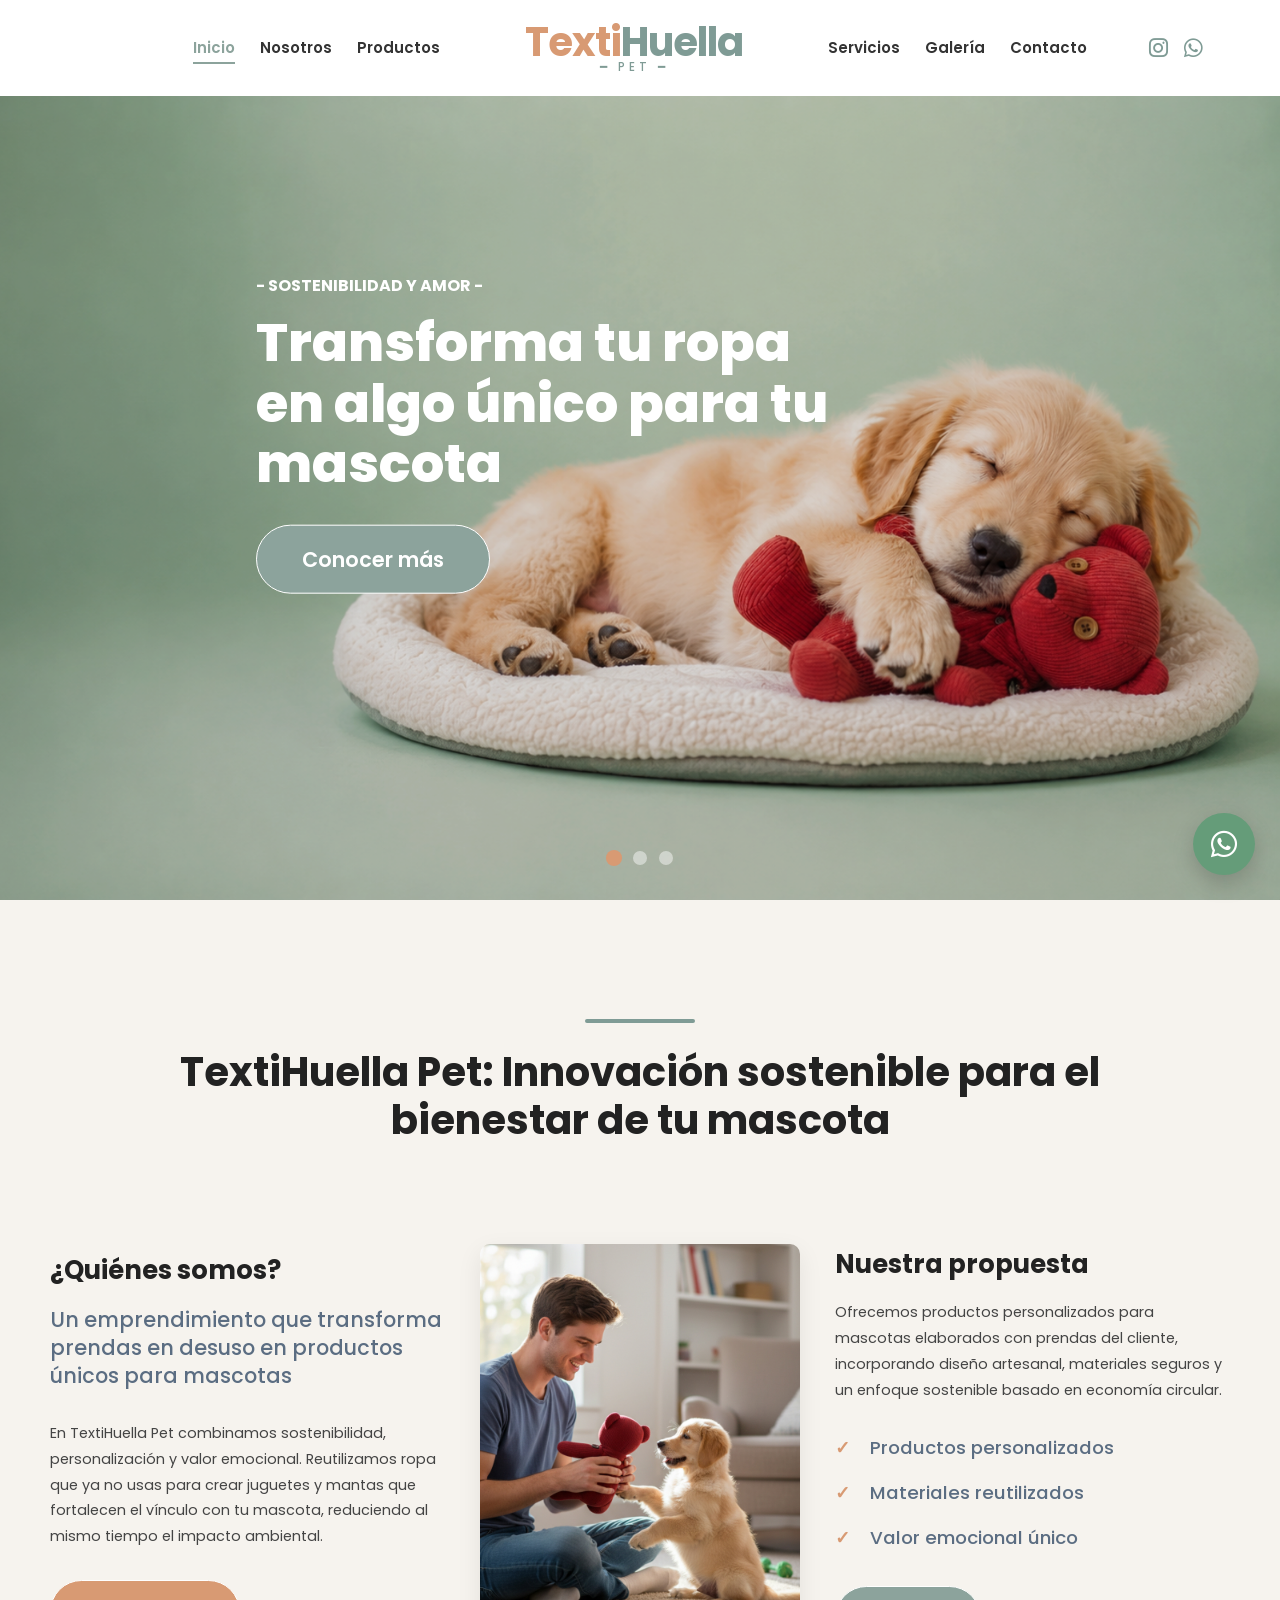
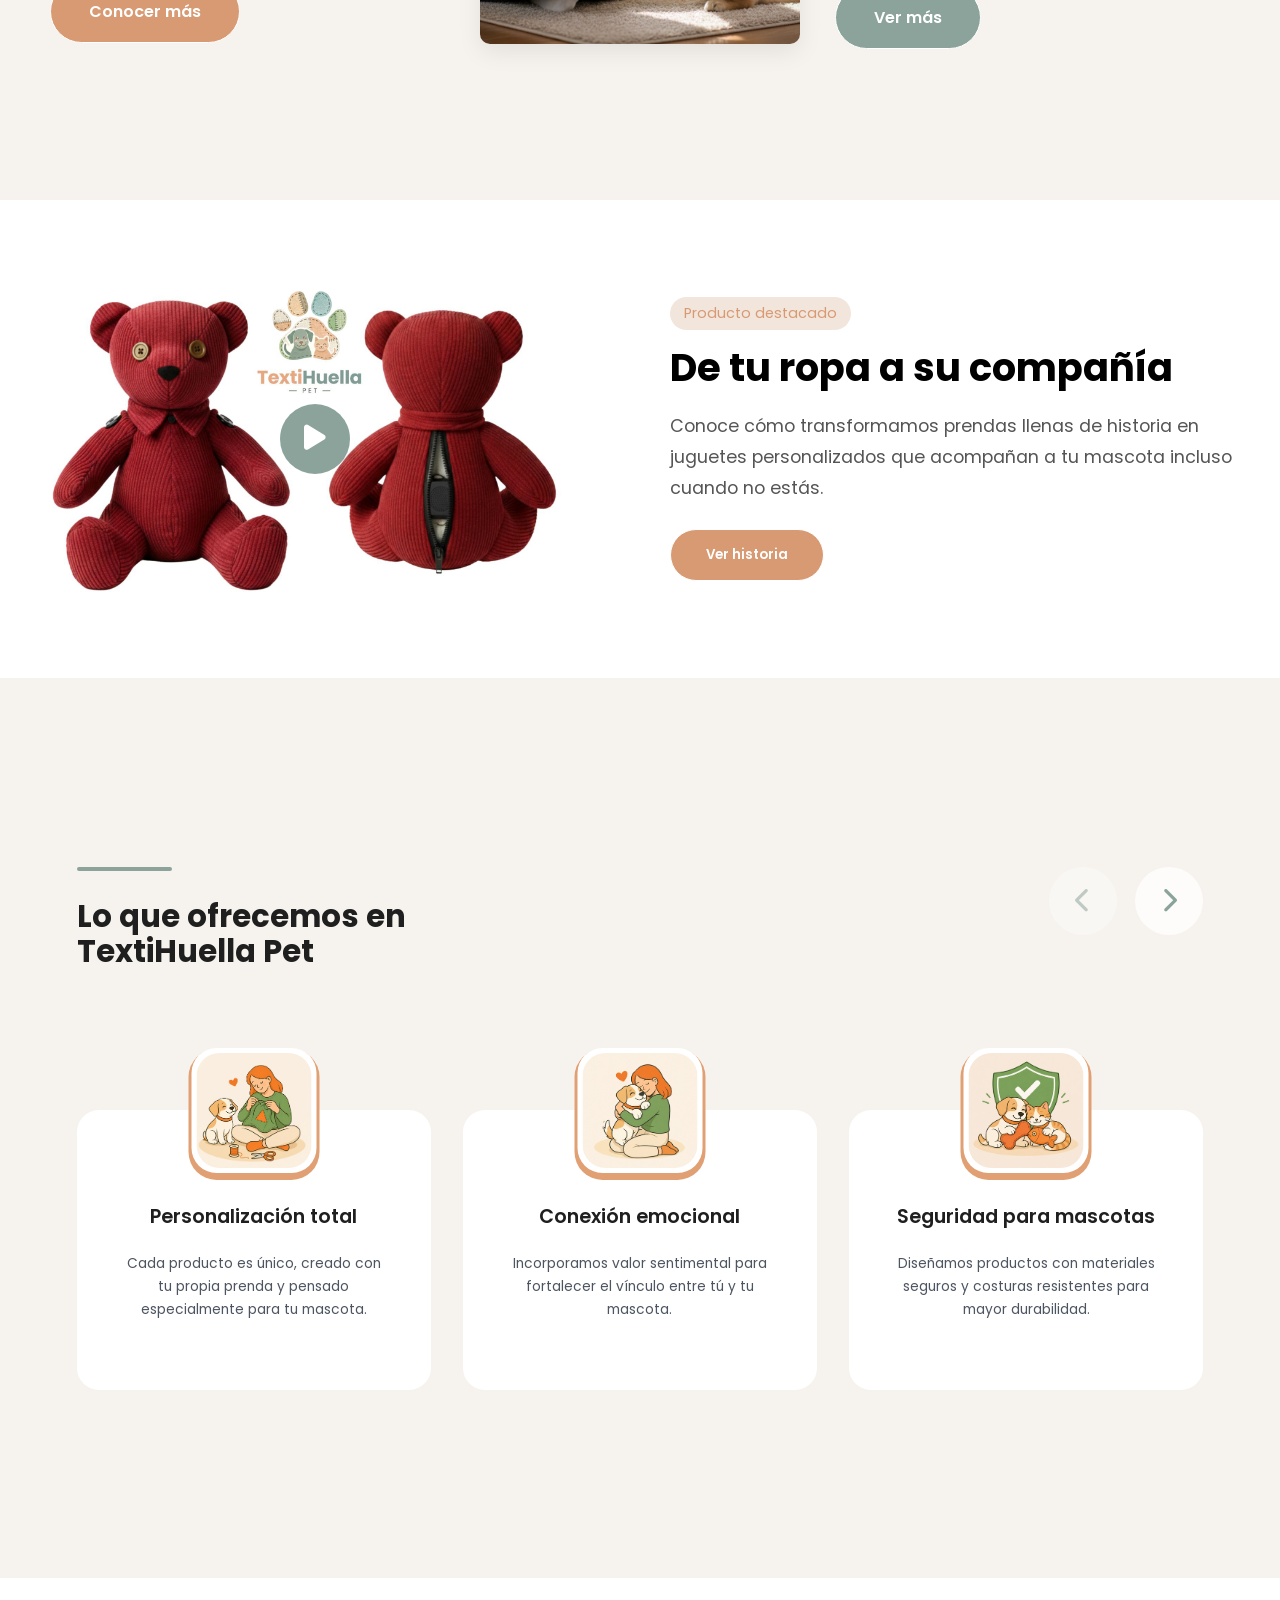
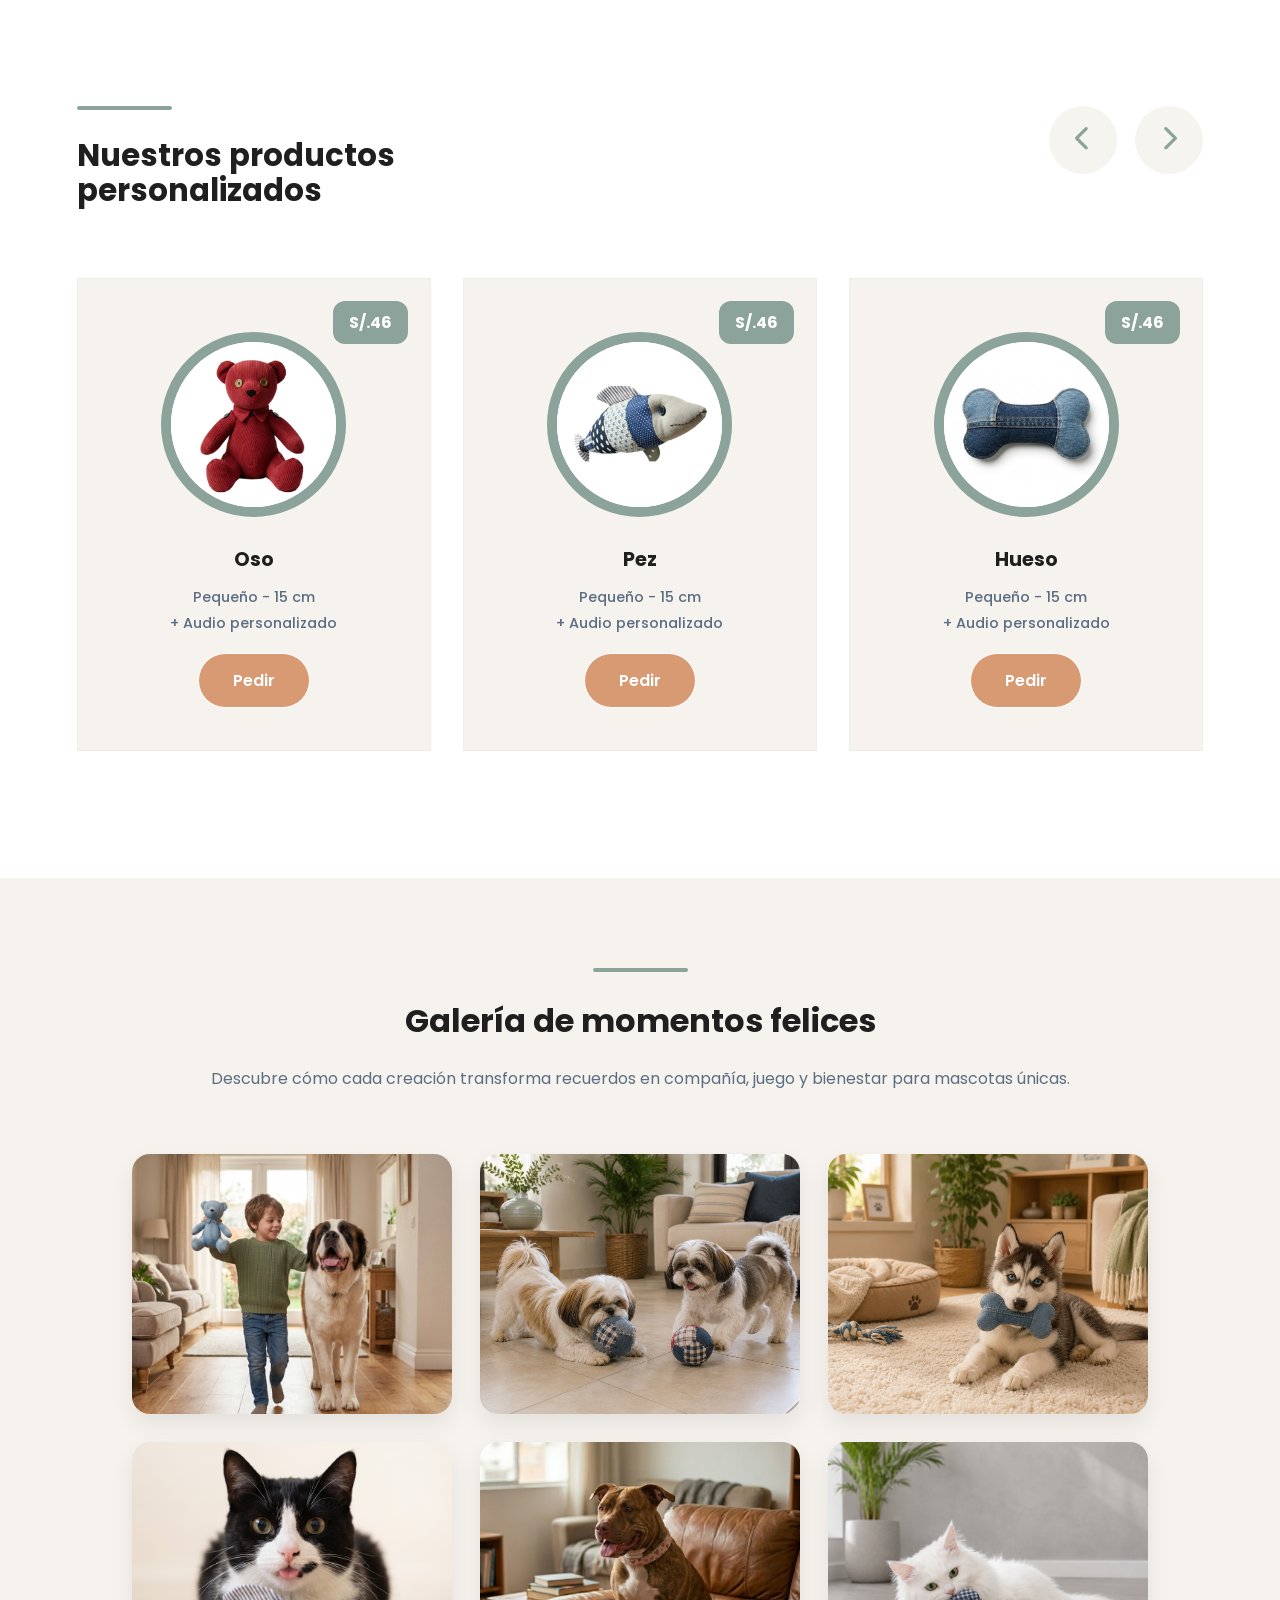
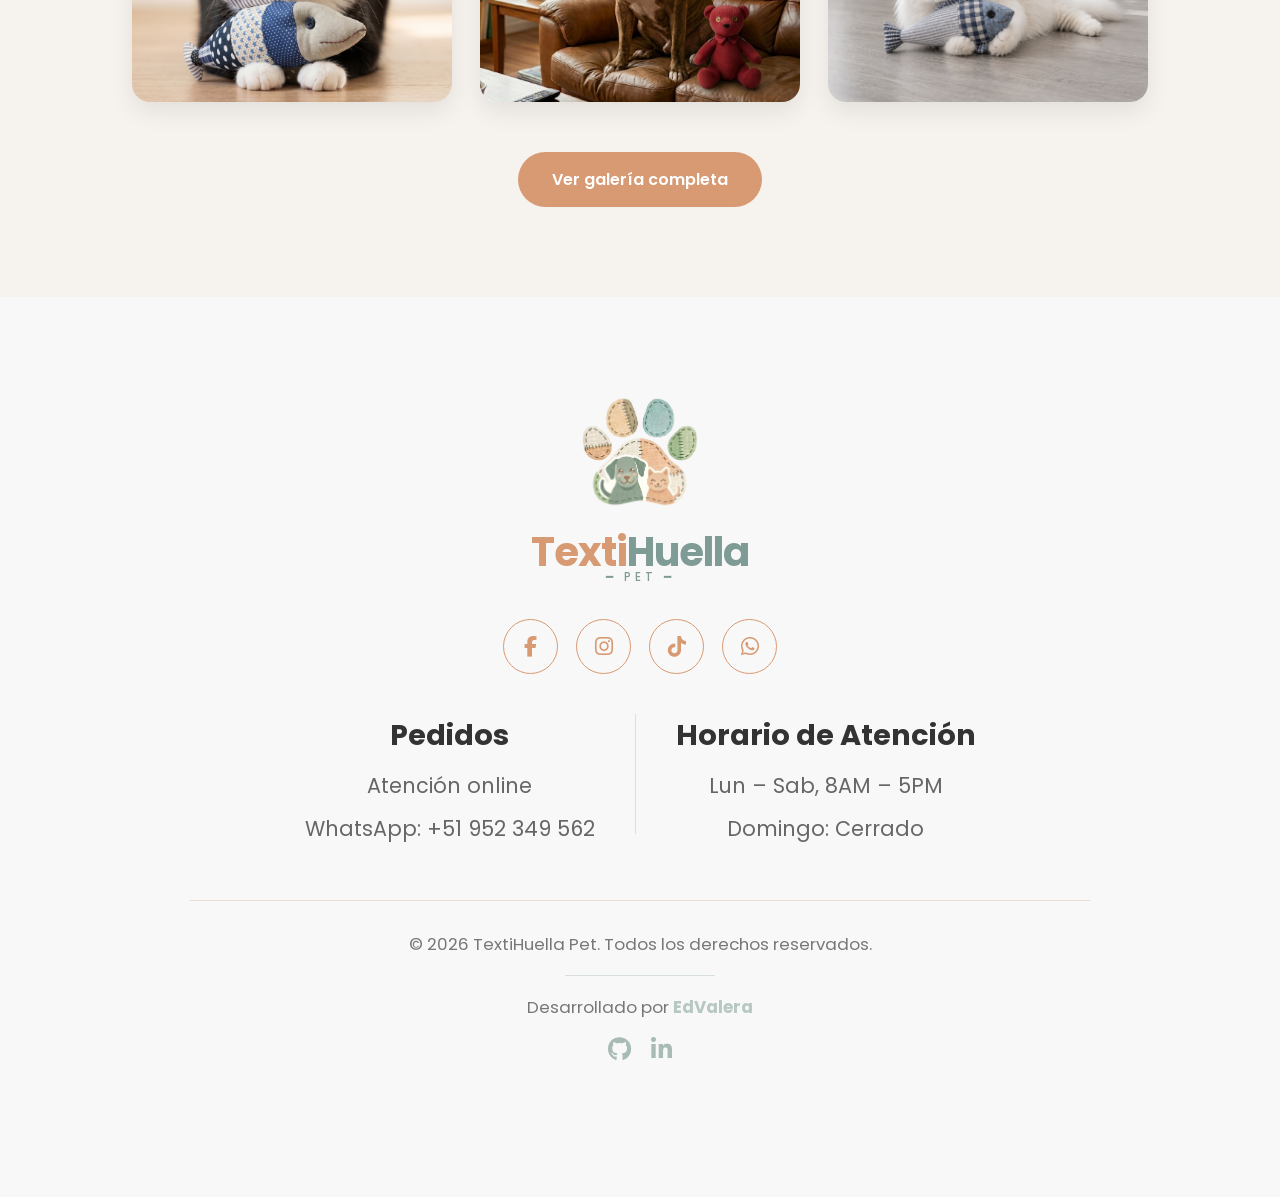
<file: index.html>
<!doctype html>
<html lang="es">
  <head>
    <meta charset="UTF-8" />
    <meta name="viewport" content="width=device-width, initial-scale=1.0" />
    <title>Inicio | TextiHuella Pet</title>

    <!-- Icono del sitio -->
    <link href="assets/img/logo-textihuella.png" rel="icon" />

    <!-- Fuente principal -->
    <link
      href="https://fonts.googleapis.com/css2?family=Poppins:wght@300;400;500;600;700;800&display=swap"
      rel="stylesheet"
    />

    <!-- Librería de iconos -->
    <link
      rel="stylesheet"
      href="https://cdnjs.cloudflare.com/ajax/libs/font-awesome/6.5.1/css/all.min.css"
    />

    <!-- Archivos CSS -->
    <link rel="stylesheet" href="css/styles.css" />
    <link rel="stylesheet" href="css/navbar.css" />
    <link rel="stylesheet" href="css/footer.css" />
    <link rel="stylesheet" href="css/hero.css" />
  </head>

  <body>
    <!-- Barra de navegación -->
    <div id="navbar"></div>

    <!-- Contenido principal -->
    <main>
      <!-- Sección hero principal -->
      <section class="hero-slider">
        <div class="slides-container">
          <!-- Slide 1 -->
          <div
            class="slide"
            style="background-image: url(assets/img/carousel-1.png)"
          >
            <div class="overlay"></div>

            <div class="hero-content">
              <p class="hero-subtitle">- SOSTENIBILIDAD Y AMOR -</p>

              <h1>Transforma tu ropa en algo único para tu mascota</h1>

              <a href="nosotros.html" class="hero-btn btn-slide1"
                >Conocer más</a
              >
            </div>
          </div>

          <!-- Slide 2 -->
          <div
            class="slide"
            style="background-image: url(assets/img/carousel-2.png)"
          >
            <div class="overlay"></div>

            <div class="hero-content">
              <p class="hero-subtitle">- PERSONALIZACIÓN REAL -</p>

              <h1>Inspírate con creaciones únicas para cada mascota</h1>

              <a href="galeria.html" class="hero-btn btn-slide2">Ver galería</a>
            </div>
          </div>
          <!-- Slide 3 -->
          <div
            class="slide"
            style="background-image: url(assets/img/carousel-3.png)"
          >
            <div class="overlay"></div>

            <div class="hero-content">
              <p class="hero-subtitle">- PROMOCIÓN ESPECIAL -</p>

              <h1>Obtén 10% de descuento en tu primera compra</h1>

              <a href="productos.html" class="hero-btn btn-slide3"
                >Ver oferta</a
              >
            </div>
          </div>
        </div>

        <!-- Navegacion slider -->
        <div class="hero-dots">
          <button class="hero-dot active" data-slide="0"></button>
          <button class="hero-dot" data-slide="1"></button>
          <button class="hero-dot" data-slide="2"></button>
        </div>
      </section>

      <!-- Sección sobre la empresa -->
      <section class="about-section">
        <!-- Encabezado -->
        <div class="about-header">
          <div class="about-line"></div>

          <h2>
            TextiHuella Pet: Innovación sostenible para el bienestar de tu
            mascota
          </h2>
        </div>

        <!-- Contenedor principal -->
        <div class="about-container">
          <!-- Bloque izquierdo -->
          <div class="about-block about-left">
            <h3>¿Quiénes somos?</h3>

            <h4>
              Un emprendimiento que transforma prendas en desuso en productos
              únicos para mascotas
            </h4>

            <p>
              En TextiHuella Pet combinamos sostenibilidad, personalización y
              valor emocional. Reutilizamos ropa que ya no usas para crear
              juguetes y mantas que fortalecen el vínculo con tu mascota,
              reduciendo al mismo tiempo el impacto ambiental.
            </p>

            <a href="nosotros.html" class="about-btn about-btn-orange">
              Conocer más
            </a>
          </div>

          <!-- Imagen central -->
          <div class="about-image">
            <img
              src="assets/img/about.jpg"
              alt="TextiHuella Pet sobre nosotros"
            />
          </div>

          <!-- Bloque derecho -->
          <div class="about-block about-right">
            <h3>Nuestra propuesta</h3>

            <p>
              Ofrecemos productos personalizados para mascotas elaborados con
              prendas del cliente, incorporando diseño artesanal, materiales
              seguros y un enfoque sostenible basado en economía circular.
            </p>

            <!-- Lista de beneficios -->
            <ul class="about-list">
              <li>Productos personalizados</li>
              <li>Materiales reutilizados</li>
              <li>Valor emocional único</li>
            </ul>

            <a href="productos.html" class="about-btn about-btn-green">
              Ver más
            </a>
          </div>
        </div>
      </section>

      <!-- Sección historia del producto -->
      <section class="story-section">
        <div class="story-container">
          <!-- Imagen y botón de video -->
          <div class="story-media">
            <img
              src="assets/img/promocion-demo.jpg"
              alt="Juguete personalizado TextiHuella"
            />

            <button class="story-play" id="openVideo">
              <i class="fas fa-play"></i>
            </button>
          </div>

          <!-- Texto descriptivo -->
          <div class="story-content">
            <span class="story-badge">Producto destacado</span>

            <h2>De tu ropa a su compañía</h2>

            <p>
              Conoce cómo transformamos prendas llenas de historia en juguetes
              personalizados que acompañan a tu mascota incluso cuando no estás.
            </p>

            <button class="story-btn" id="openVideoBtn">Ver historia</button>
          </div>
        </div>
      </section>

      <!-- Sección de servicios -->
      <section class="services-section">
        <div class="services-wrapper">
          <!-- Encabezado -->
          <div class="services-header">
            <div class="services-title">
              <div class="services-line"></div>

              <h2>Lo que ofrecemos en<br />TextiHuella Pet</h2>
            </div>

            <!-- Flechas -->
            <div class="services-arrows">
              <button class="services-arrow prev" aria-label="Anterior">
                <i class="fas fa-chevron-left"></i>
              </button>

              <button class="services-arrow next" aria-label="Siguiente">
                <i class="fas fa-chevron-right"></i>
              </button>
            </div>
          </div>

          <!-- Slider -->
          <div class="services-slider">
            <div class="services-track">
              <!-- Servicio 1 -->
              <div class="service-card">
                <div class="service-icon">
                  <img
                    src="assets/img/service-1.jpg"
                    alt="Personalización total"
                  />
                </div>

                <div class="service-content">
                  <h3>Personalización total</h3>

                  <p>
                    Cada producto es único, creado con tu propia prenda y
                    pensado especialmente para tu mascota.
                  </p>
                </div>
              </div>

              <!-- Servicio 2 -->
              <div class="service-card">
                <div class="service-icon">
                  <img
                    src="assets/img/service-2.jpg"
                    alt="Conexión emocional"
                  />
                </div>

                <div class="service-content">
                  <h3>Conexión emocional</h3>

                  <p>
                    Incorporamos valor sentimental para fortalecer el vínculo
                    entre tú y tu mascota.
                  </p>
                </div>
              </div>

              <!-- Servicio 3 -->
              <div class="service-card">
                <div class="service-icon">
                  <img
                    src="assets/img/service-3.jpg"
                    alt="Seguridad para mascotas"
                  />
                </div>

                <div class="service-content">
                  <h3>Seguridad para mascotas</h3>

                  <p>
                    Diseñamos productos con materiales seguros y costuras
                    resistentes para mayor durabilidad.
                  </p>
                </div>
              </div>

              <!-- Servicio 4 -->
              <div class="service-card">
                <div class="service-icon">
                  <img
                    src="assets/img/service-4.jpg"
                    alt="Enfoque sostenible"
                  />
                </div>

                <div class="service-content">
                  <h3>Enfoque sostenible</h3>

                  <p>
                    Reutilizamos textiles para reducir residuos y transformar
                    prendas en nuevas experiencias.
                  </p>
                </div>
              </div>

              <!-- Servicio 5 -->
              <div class="service-card">
                <div class="service-icon">
                  <img
                    src="assets/img/service-5.jpg"
                    alt="Innovación funcional"
                  />
                </div>

                <div class="service-content">
                  <h3>Innovación funcional</h3>

                  <p>
                    Integramos audio personalizado y diseño práctico para
                    ofrecer una experiencia única, emocional y funcional para tu
                    mascota.
                  </p>
                </div>
              </div>
            </div>
          </div>
        </div>
      </section>

      <!-- Sección de productos -->
      <section class="products-section">
        <div class="products-wrapper">
          <!-- Encabezado -->
          <div class="products-header">
            <div class="products-title">
              <div class="products-line"></div>

              <h2>Nuestros productos<br />personalizados</h2>
            </div>

            <!-- Flechas -->
            <div class="products-arrows">
              <button class="products-arrow prev" aria-label="Anterior">
                <i class="fas fa-chevron-left"></i>
              </button>

              <button class="products-arrow next" aria-label="Siguiente">
                <i class="fas fa-chevron-right"></i>
              </button>
            </div>
          </div>

          <!-- Slider -->
          <div class="products-slider">
            <div class="products-track">
              <!-- Producto 1 -->
              <div class="product-card">
                <span class="product-price">S/.46</span>

                <div class="product-image">
                  <img src="assets/img/product-1.png" alt="Oso" />
                </div>

                <div class="product-content">
                  <h3>Oso</h3>
                  <p>Pequeño - 15 cm</p>
                  <p>+ Audio personalizado</p>

                  <a href="productos.html" class="product-btn">Pedir</a>
                </div>
              </div>

              <!-- Producto 2 -->
              <div class="product-card">
                <span class="product-price">S/.46</span>

                <div class="product-image">
                  <img src="assets/img/product-2.jpg" alt="Pez" />
                </div>

                <div class="product-content">
                  <h3>Pez</h3>
                  <p>Pequeño - 15 cm</p>
                  <p>+ Audio personalizado</p>

                  <a href="productos.html" class="product-btn">Pedir</a>
                </div>
              </div>

              <!-- Producto 3 -->
              <div class="product-card">
                <span class="product-price">S/.46</span>

                <div class="product-image">
                  <img src="assets/img/product-3.jpg" alt="Hueso" />
                </div>

                <div class="product-content">
                  <h3>Hueso</h3>
                  <p>Pequeño - 15 cm</p>
                  <p>+ Audio personalizado</p>

                  <a href="productos.html" class="product-btn">Pedir</a>
                </div>
              </div>

              <!-- Producto 4 -->
              <div class="product-card">
                <span class="product-price">S/.46</span>

                <div class="product-image">
                  <img
                    src="assets/img/product-4.jpg"
                    alt="Esfera personalizado"
                  />
                </div>

                <div class="product-content">
                  <h3>Esfera</h3>
                  <p>Pequeño - 15 cm</p>
                  <p>+ Audio personalizado</p>

                  <a href="productos.html" class="product-btn">Pedir</a>
                </div>
              </div>
            </div>
          </div>
        </div>
      </section>
      <!-- Sección de galería -->
      <section class="gallery-section">
        <!-- Encabezado -->
        <div class="gallery-header">
          <div class="gallery-line"></div>
          <h1>Galería de momentos felices</h1>
          <p>
            Descubre cómo cada creación transforma recuerdos en compañía, juego
            y bienestar para mascotas únicas.
          </p>
        </div>

        <!-- Grid -->
        <div class="gallery-grid">
          <div class="gallery-item oso">
            <img src="assets/img/gallery-oso-1.jpg" alt="Oso" />
          </div>

          <div class="gallery-item esfera">
            <img src="assets/img/gallery-esfera-1.png" alt="Esfera" />
          </div>

          <div class="gallery-item hueso">
            <img src="assets/img/gallery-hueso-1.png" alt="Hueso" />
          </div>

          <div class="gallery-item pez">
            <img src="assets/img/gallery-pez-1.png" alt="Pez" />
          </div>

          <div class="gallery-item oso">
            <img src="assets/img/gallery-oso-2.jpg" alt="Oso" />
          </div>

          <div class="gallery-item pez">
            <img src="assets/img/gallery-pez-2.png" alt="Pez" />
          </div>
        </div>

        <!-- Botón separado -->
        <div class="gallery-preview-button-wrapper">
          <a href="galeria.html" class="gallery-preview-btn">
            Ver galería completa
          </a>
        </div>
      </section>

      <!-- Modal de video -->
      <div class="video-modal" id="videoModal">
        <div class="video-modal-content">
          <!-- Botón cerrar -->
          <span class="close-modal" id="closeVideo">&times;</span>

          <!-- Video -->
          <iframe
            id="videoFrame"
            src=""
            title="Video TextiHuella"
            frameborder="0"
            allow="autoplay; encrypted-media"
            allowfullscreen
          >
          </iframe>
        </div>
      </div>
    </main>

    <!-- Pie de página -->
    <div id="footer"></div>
    <!-- Botón flotante WhatsApp -->
    <a
      href="https://wa.me/51952349562?text=Hola,%20quiero%20más%20información%20sobre%20sus%20productos"
      class="whatsapp-float"
      target="_blank"
      aria-label="WhatsApp"
    >
      <i class="fab fa-whatsapp"></i>
    </a>
    <!-- Archivos JavaScript -->
    <script src="js/components.js"></script>
    <script src="js/navbar.js"></script>
    <script src="js/hero-slider.js"></script>
    <script src="js/video-modal.js"></script>
    <script src="js/services-slider.js"></script>
    <script src="js/products-slider.js"></script>
    <script src="js/gallery.js"></script>
  </body>
</html>
</file>
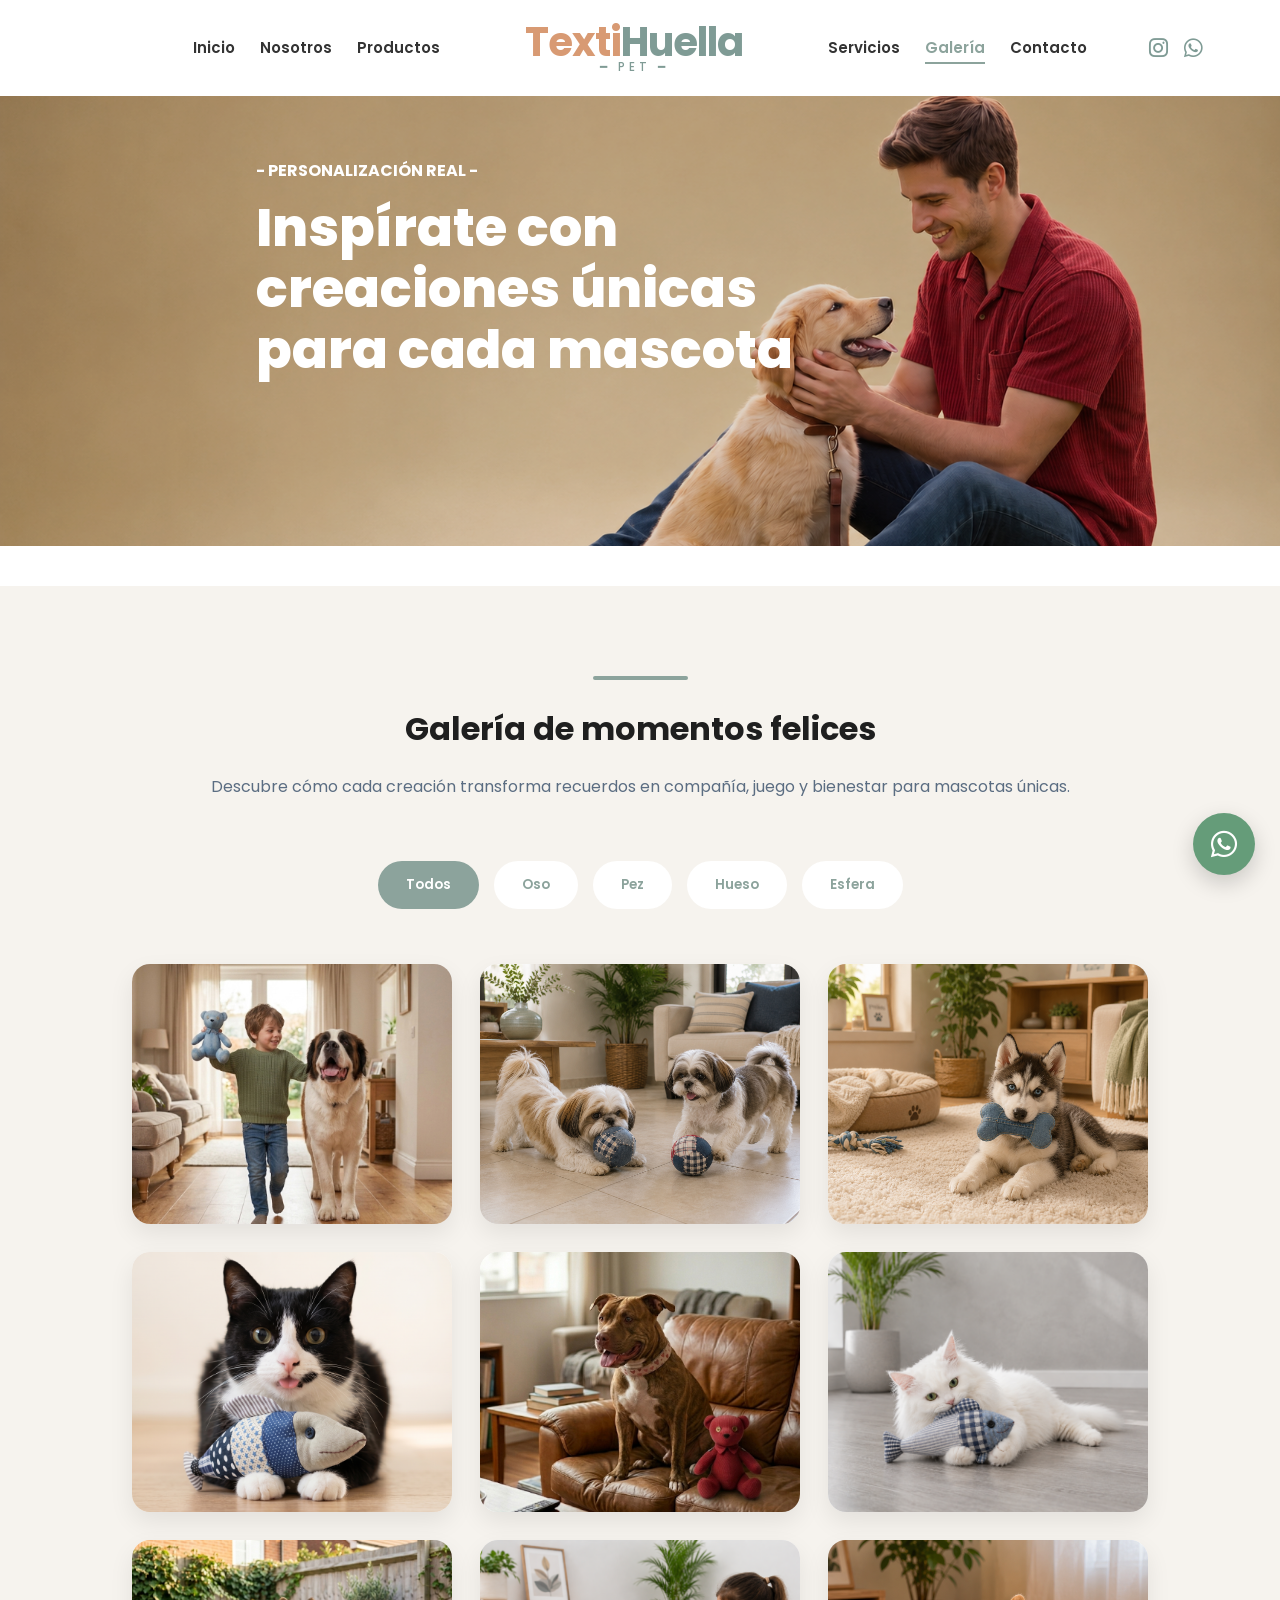
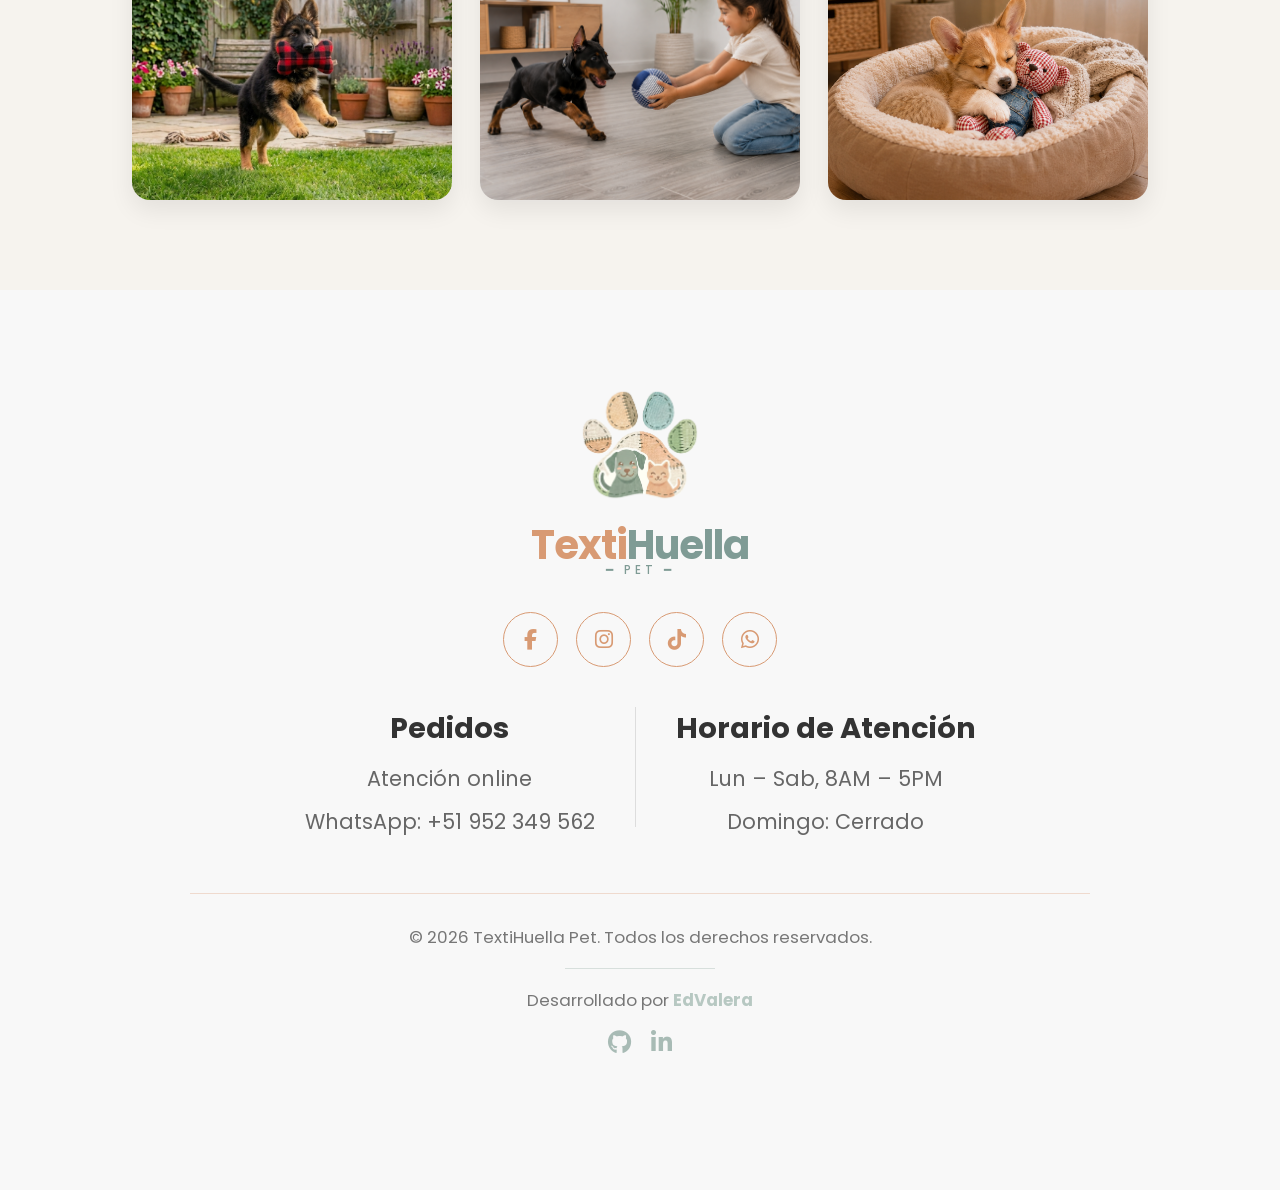
<file: galeria.html>
<!doctype html>
<html lang="es">
  <head>
    <meta charset="UTF-8" />
    <meta name="viewport" content="width=device-width, initial-scale=1.0" />
    <title>Galería | TextiHuella Pet</title>

    <!-- Icono del sitio -->
    <link href="assets/img/logo-textihuella.png" rel="icon" />

    <!-- Fuente principal -->
    <link
      href="https://fonts.googleapis.com/css2?family=Poppins:wght@300;400;500;600;700;800&display=swap"
      rel="stylesheet"
    />

    <!-- Librería de iconos -->
    <link
      rel="stylesheet"
      href="https://cdnjs.cloudflare.com/ajax/libs/font-awesome/6.5.1/css/all.min.css"
    />

    <!-- Archivos CSS -->
    <link rel="stylesheet" href="css/styles.css" />
    <link rel="stylesheet" href="css/navbar.css" />
    <link rel="stylesheet" href="css/footer.css" />
    <link rel="stylesheet" href="css/hero.css" />
    <link rel="stylesheet" href="css/galeria.css" />
  </head>

  <body>
    <!-- Barra de navegación -->
    <div id="navbar"></div>

    <!-- Contenido principal -->
    <main>
      <!-- Sección Galeria Hero -->
      <section class="hero-slider">
        <div class="slides-container">
          <div
            class="slide"
            style="background-image: url(assets/img/carousel-2.png)"
          >
            <div class="overlay"></div>

            <div class="hero-content">
              <p class="hero-subtitle">- PERSONALIZACIÓN REAL -</p>

              <h1>Inspírate con creaciones únicas para cada mascota</h1>
            </div>
          </div>
        </div>
      </section>
      <section class="gallery-section">
        <!-- Encabezado -->
        <div class="gallery-header">
          <div class="gallery-line"></div>
          <h1>Galería de momentos felices</h1>
          <p>
            Descubre cómo cada creación transforma recuerdos en compañía, juego
            y bienestar para mascotas únicas.
          </p>
        </div>

        <!-- Filtros -->
        <div class="gallery-filters">
          <button class="filter-btn active" data-filter="all">Todos</button>
          <button class="filter-btn" data-filter="oso">Oso</button>
          <button class="filter-btn" data-filter="pez">Pez</button>
          <button class="filter-btn" data-filter="hueso">Hueso</button>
          <button class="filter-btn" data-filter="esfera">Esfera</button>
        </div>

        <!-- Grid -->
        <div class="gallery-grid">
          <div class="gallery-item oso">
            <img src="assets/img/gallery-oso-1.jpg" alt="Oso" />
          </div>

          <div class="gallery-item esfera">
            <img src="assets/img/gallery-esfera-1.png" alt="Esfera" />
          </div>

          <div class="gallery-item hueso">
            <img src="assets/img/gallery-hueso-1.png" alt="Hueso" />
          </div>

          <div class="gallery-item pez">
            <img src="assets/img/gallery-pez-1.png" alt="Pez" />
          </div>

          <div class="gallery-item oso">
            <img src="assets/img/gallery-oso-2.jpg" alt="Oso" />
          </div>

          <div class="gallery-item pez">
            <img src="assets/img/gallery-pez-2.png" alt="Pez" />
          </div>

          <div class="gallery-item hueso">
            <img src="assets/img/gallery-hueso-2.jpg" alt="Hueso" />
          </div>

          <div class="gallery-item esfera">
            <img src="assets/img/gallery-esfera-2.png" alt="Esfera" />
          </div>

          <div class="gallery-item oso">
            <img src="assets/img/gallery-oso-3.png" alt="Oso" />
          </div>
        </div>
      </section>
    </main>

    <!-- Pie de página -->
    <div id="footer"></div>
    <!-- Botón flotante WhatsApp -->
    <a
      href="https://wa.me/51952349562?text=Hola,%20quiero%20más%20información%20sobre%20sus%20productos"
      class="whatsapp-float"
      target="_blank"
      aria-label="WhatsApp"
    >
      <i class="fab fa-whatsapp"></i>
    </a>
    <!-- Archivos JavaScript -->
    <script src="js/components.js"></script>
    <script src="js/navbar.js"></script>
    <script src="js/gallery.js"></script>
  </body>
</html>
</file>
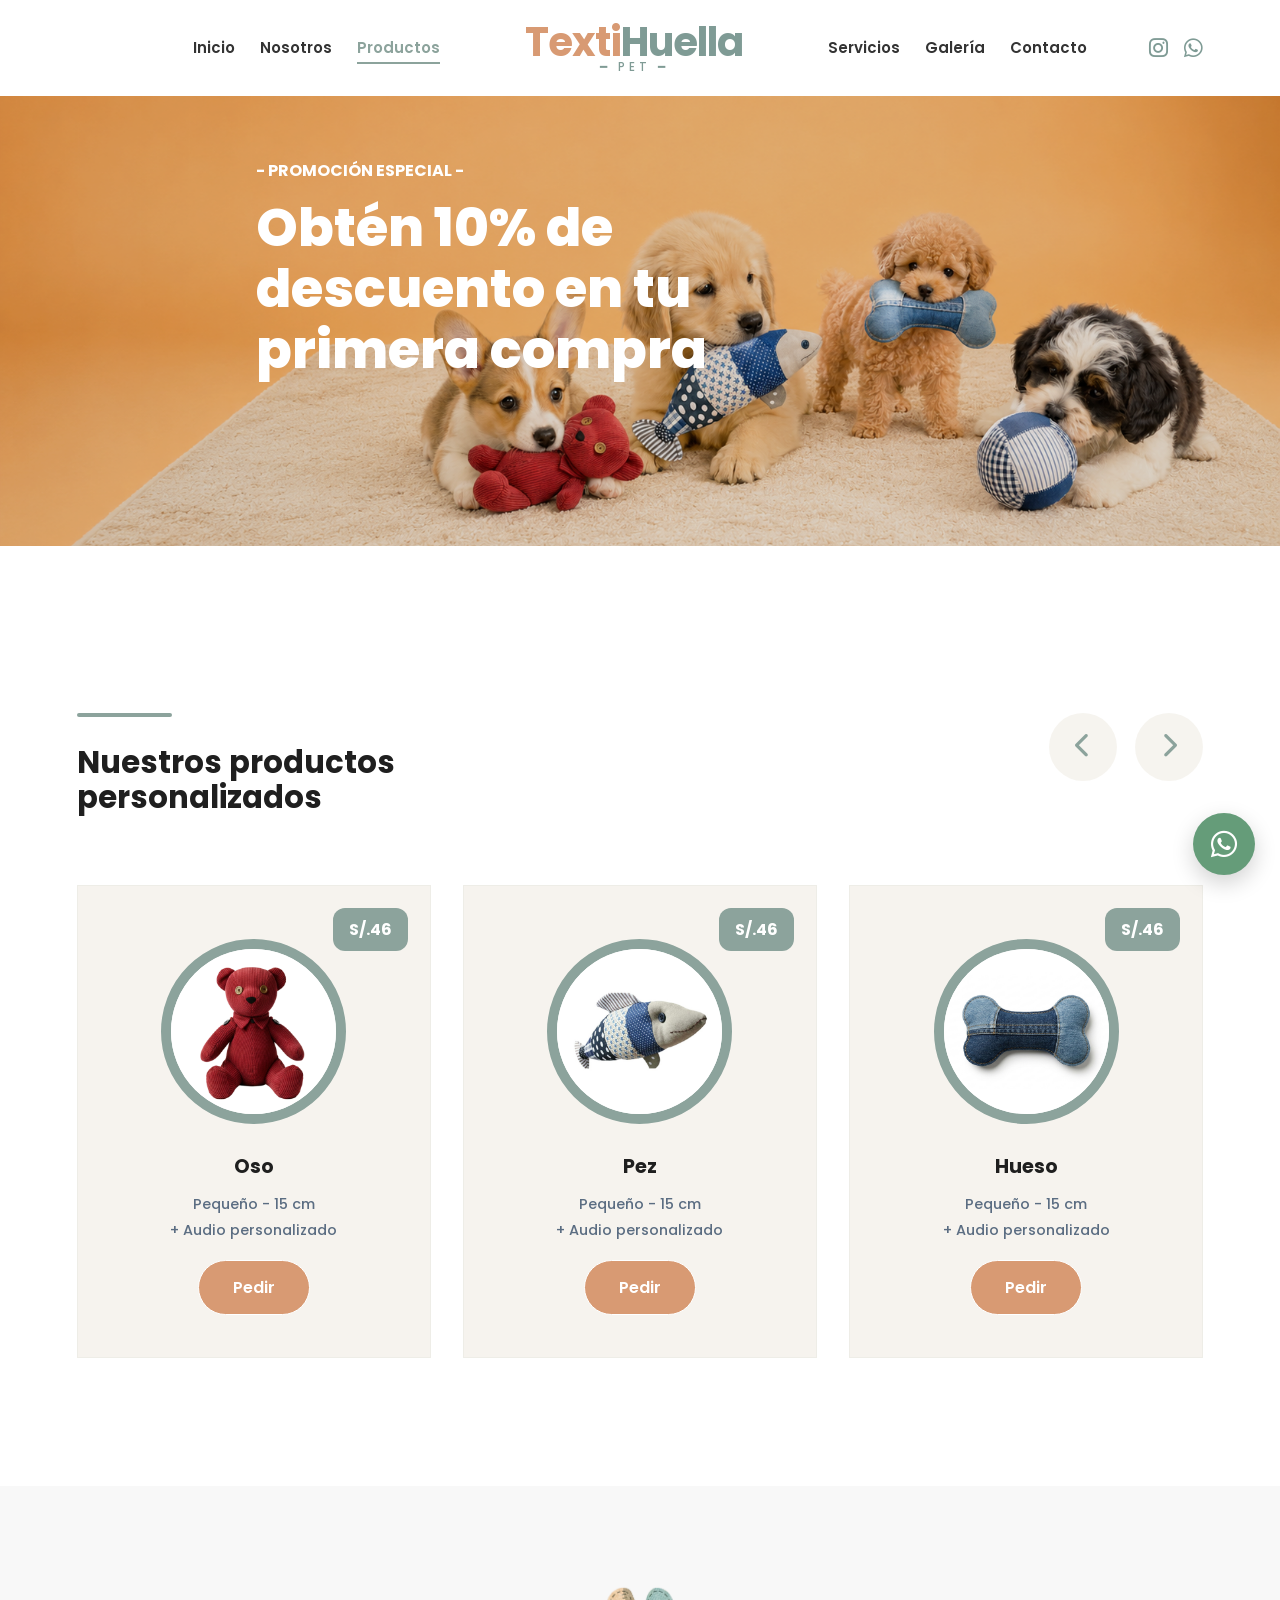
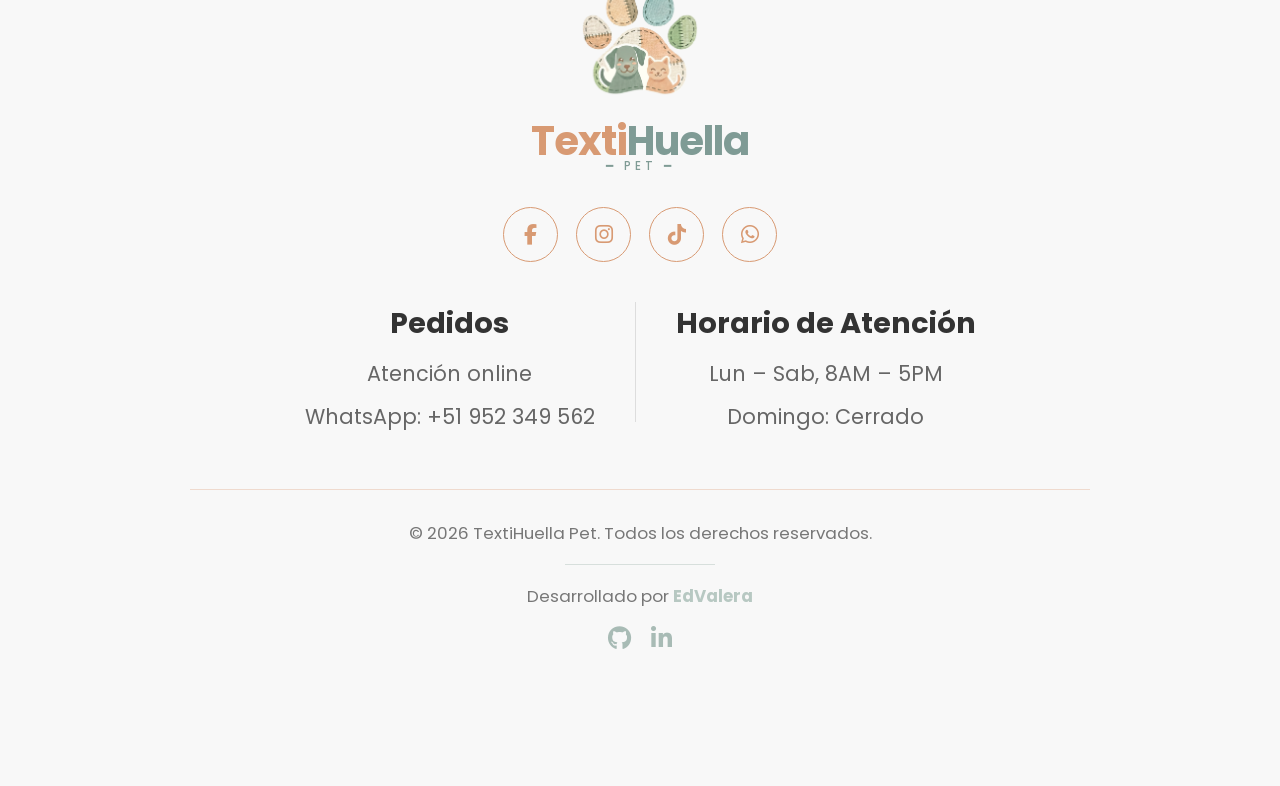
<file: productos.html>
<!doctype html>
<html lang="es">
  <head>
    <meta charset="UTF-8" />
    <meta name="viewport" content="width=device-width, initial-scale=1.0" />
    <title>Productos | TextiHuella Pet</title>

    <!-- Icono del sitio -->
    <link href="assets/img/logo-textihuella.png" rel="icon" />

    <!-- Fuente principal -->
    <link
      href="https://fonts.googleapis.com/css2?family=Poppins:wght@300;400;500;600;700;800&display=swap"
      rel="stylesheet"
    />

    <!-- Librería de iconos -->
    <link
      rel="stylesheet"
      href="https://cdnjs.cloudflare.com/ajax/libs/font-awesome/6.5.1/css/all.min.css"
    />

    <!-- Archivos CSS -->
    <link rel="stylesheet" href="css/styles.css" />
    <link rel="stylesheet" href="css/navbar.css" />
    <link rel="stylesheet" href="css/footer.css" />
    <link rel="stylesheet" href="css/hero.css" />
    <link rel="stylesheet" href="css/productos.css" />
  </head>

  <body>
    <!-- Barra de navegación -->
    <div id="navbar"></div>

    <!-- Contenido principal -->
    <main>
      <!-- Sección Promoción Hero -->
      <section class="hero-slider">
        <div class="slides-container">
          <div
            class="slide"
            style="background-image: url(assets/img/carousel-3.png)"
          >
            <div class="overlay"></div>

            <div class="hero-content">
              <p class="hero-subtitle">- PROMOCIÓN ESPECIAL -</p>

              <h1>Obtén 10% de descuento en tu primera compra</h1>
            </div>
          </div>
        </div>
      </section>
      <!-- Sección de productos -->
      <section class="products-section">
        <div class="products-wrapper">
          <!-- Encabezado -->
          <div class="products-header">
            <div class="products-title">
              <div class="products-line"></div>

              <h2>Nuestros productos<br />personalizados</h2>
            </div>

            <!-- Flechas -->
            <div class="products-arrows">
              <button class="products-arrow prev" aria-label="Anterior">
                <i class="fas fa-chevron-left"></i>
              </button>

              <button class="products-arrow next" aria-label="Siguiente">
                <i class="fas fa-chevron-right"></i>
              </button>
            </div>
          </div>

          <!-- Slider -->
          <div class="products-slider">
            <div class="products-track">
              <!-- Producto 1 -->
              <div class="product-card">
                <span class="product-price">S/.46</span>

                <div class="product-image">
                  <img src="assets/img/product-1.png" alt="Oso" />
                </div>

                <div class="product-content">
                  <h3>Oso</h3>
                  <p>Pequeño - 15 cm</p>
                  <p>+ Audio personalizado</p>

                  <a href="productos.html" class="product-btn">Pedir</a>
                </div>
              </div>

              <!-- Producto 2 -->
              <div class="product-card">
                <span class="product-price">S/.46</span>

                <div class="product-image">
                  <img src="assets/img/product-2.jpg" alt="Pez" />
                </div>

                <div class="product-content">
                  <h3>Pez</h3>
                  <p>Pequeño - 15 cm</p>
                  <p>+ Audio personalizado</p>

                  <a href="productos.html" class="product-btn">Pedir</a>
                </div>
              </div>

              <!-- Producto 3 -->
              <div class="product-card">
                <span class="product-price">S/.46</span>

                <div class="product-image">
                  <img src="assets/img/product-3.jpg" alt="Hueso" />
                </div>

                <div class="product-content">
                  <h3>Hueso</h3>
                  <p>Pequeño - 15 cm</p>
                  <p>+ Audio personalizado</p>

                  <a href="productos.html" class="product-btn">Pedir</a>
                </div>
              </div>

              <!-- Producto 4 -->
              <div class="product-card">
                <span class="product-price">S/.46</span>

                <div class="product-image">
                  <img
                    src="assets/img/product-4.jpg"
                    alt="Esfera personalizado"
                  />
                </div>

                <div class="product-content">
                  <h3>Esfera</h3>
                  <p>Pequeño - 15 cm</p>
                  <p>+ Audio personalizado</p>

                  <a href="productos.html" class="product-btn">Pedir</a>
                </div>
              </div>
            </div>
          </div>
        </div>
      </section>
    </main>

    <!-- Pie de página -->
    <div id="footer"></div>
    <!-- Botón flotante WhatsApp -->
    <a
      href="https://wa.me/51952349562?text=Hola,%20quiero%20más%20información%20sobre%20sus%20productos"
      class="whatsapp-float"
      target="_blank"
      aria-label="WhatsApp"
    >
      <i class="fab fa-whatsapp"></i>
    </a>
    <!-- Archivos JavaScript -->
    <script src="js/components.js"></script>
    <script src="js/navbar.js"></script>
    <script src="js/products-slider.js"></script>
  </body>
</html>
</file>
<file: css/styles.css>
/* Sección sobre nosotros */
.about-section {
  width: 100%;
  background: #f6f3ee;
  padding: 70px 20px;
  min-height: 100vh;
  display: flex;
  flex-direction: column;
  justify-content: center;
}

/* Encabezado */
.about-header {
  text-align: center;
  max-width: 950px;
  margin: 0 auto 70px;
}

.about-line {
  width: 110px;
  height: 4px;
  background: #7f9b95;
  margin: 0 auto 25px;
  border-radius: 5px;
}

.about-header h2 {
  font-size: 2.5rem;
  font-weight: 700;
  color: #222;
  line-height: 1.2;
}

/* Contenedor principal */
.about-container {
  max-width: 1450px;
  margin: 0 auto;
  display: flex;
  align-items: center;
  justify-content: center;
  gap: 35px;
  flex-wrap: nowrap;
  padding: 30px;
}

/* Bloques de información */
.about-block {
  flex: 1;
  min-width: 0;
  max-width: 430px;
}

.about-block h3 {
  font-size: 1.6rem;
  font-weight: 700;
  color: #222;
  min-height: 55px;
  display: flex;
  align-items: flex-start;
}

.about-block h4 {
  font-size: 1.3rem;
  font-weight: 500;
  color: #5b6d82;
  line-height: 1.35;
  margin-bottom: 25px;
  min-height: 90px;
}

.about-block p {
  font-size: 0.9rem;
  color: #444;
  line-height: 1.8;
  margin-bottom: 30px;
}

/* Imagen central */
.about-image {
  flex: 0 0 320px;
  max-width: 420px;
  min-width: 0;
  text-align: center;
}

.about-image img {
  width: 100%;
  border-radius: 10px;
  object-fit: cover;
  box-shadow: 0 8px 25px rgba(0, 0, 0, 0.08);
}

/* Lista de beneficios */
.about-list {
  list-style: none;
  padding: 0;
  margin-bottom: 35px;
}

.about-list li {
  font-size: 1.15rem;
  color: #5b6d82;
  margin-bottom: 18px;
  position: relative;
  padding-left: 35px;
  font-weight: 500;
}

.about-list li::before {
  content: "✓";
  position: absolute;
  left: 0;
  color: #d89a73;
  font-weight: bold;
}

/* Botones */
.about-btn {
  display: inline-block;
  padding: 18px 38px;
  border-radius: 50px;
  text-decoration: none;
  font-size: 1rem;
  font-weight: 600;
  transition: 0.3s ease;
}

.about-btn-orange {
  background: #d89a73;
  color: #ffffff;
  border: 1px solid #ffffff;
}

.about-btn-orange:hover {
  background: #d47f4d;
}

.about-btn-green {
  background: #8ca39c;
  color: #ffffff;
  border: 1px solid #ffffff;
}

.about-btn-green:hover {
  background: #6d8d84;
}

/* Sección historia */
.story-section {
  width: 100%;
  background: #ffffff;
  padding: 70px 0;
}

.story-container {
  width: 100%;
  max-width: 1600px;
  margin: 0 auto;
  display: flex;
  align-items: center;
  gap: 60px;
  padding-left: 20px;
  padding-right: 20px;
  box-sizing: border-box;
}

/* Imagen destacada */
.story-media {
  position: relative;
  flex: 1;
}

.story-media img {
  width: 100%;
  border-radius: 12px;
}

/* Botón de reproducción */
.story-play {
  position: absolute;
  top: 50%;
  left: 50%;
  transform: translate(-50%, -50%);
  width: 70px;
  height: 70px;
  border-radius: 50%;
  border: none;
  background: #8ca39c;
  color: white;
  font-size: 1.8rem;
  cursor: pointer;
  transition: 0.3s;
}

.story-play:hover {
  background: #6d8d84;
}

/* Contenido de texto */
.story-content {
  flex: 1;
}

.story-badge {
  display: inline-block;
  background: #f2e5dc;
  color: #d89a73;
  padding: 6px 14px;
  border-radius: 20px;
  font-size: 0.9rem;
  margin-bottom: 15px;
}

.story-content h2 {
  font-size: clamp(1.7rem, 3.8vw, 2.4rem);
  line-height: 1.2;
  margin-bottom: 20px;
}

.story-content p {
  font-size: clamp(0.95rem, 1.5vw, 1.1rem);
  line-height: 1.75;
  color: #555;
  margin-bottom: 25px;
}

/* Botón principal */
.story-btn {
  background: #d89a73;
  color: white;
  padding: 15px 35px;
  border-radius: 50px;
  border: 1px solid #ffffff;
  cursor: pointer;
  font-weight: 600;
}
.story-btn:hover {
  background: #d47f4d;
}

/* Modal de video */
.video-modal {
  display: none;
  position: fixed;
  inset: 0;
  background: rgba(0, 0, 0, 0.8);
  z-index: 999;
  justify-content: center;
  align-items: center;
}

.video-modal-content {
  position: relative;
  width: 90%;
  max-width: 800px;
}

.video-modal iframe {
  width: 100%;
  height: 450px;
  border-radius: 10px;
}

.close-modal {
  position: absolute;
  top: -40px;
  right: 0;
  font-size: 2rem;
  color: white;
  cursor: pointer;
}

/* Sección de servicios */
.services-section {
  width: 100%;
  min-height: 100vh;
  background: #f6f3ee;
  padding: 90px 0;
  display: flex;
  align-items: center;
}

.services-wrapper {
  width: 88%;
  max-width: 1200px;
  margin: 0 auto;
}

/* Encabezado */
.services-header {
  display: flex;
  justify-content: space-between;
  align-items: flex-start;
  margin-bottom: 70px;
}

.services-title {
  max-width: 650px;
}

.services-line {
  width: 95px;
  height: 4px;
  background: #8ca39c;
  border-radius: 3px;
  margin-bottom: 28px;
}

.services-title h2 {
  font-size: clamp(1.5rem, 2.4vw, 2.6rem);
  font-weight: 700;
  line-height: 1.15;
  color: #1f1f1f;
}

/* Flechas */
.services-arrows {
  display: flex;
  gap: 18px;
}

.services-arrow {
  width: 68px;
  height: 68px;
  border: none;
  border-radius: 50%;
  background: rgba(255, 255, 255, 0.8);
  color: #8ca39c;
  font-size: 1.6rem;
  cursor: pointer;
  transition: 0.3s ease;
}

.services-arrow:hover {
  background: #8ca39c;
  color: white;
}

/* Slider */
.services-slider {
  overflow: hidden;
  width: 100%;
  position: relative;
}

.services-track {
  display: flex;
  gap: 32px;
  transition: transform 0.5s ease;
}

/* Tarjetas */
.service-card {
  flex: 0 0 calc((100% - 64px) / 3);
  max-width: calc((100% - 64px) / 3);
  background: white;
  border-radius: 22px;
  position: relative;
  padding: 95px 28px 38px;
  text-align: center;
  margin-top: 70px;
  min-height: 280px;
}

/* Icono */
.service-icon {
  position: absolute;
  top: -62px;
  left: 50%;
  transform: translateX(-50%);
  width: 125px;
  height: 125px;
  border-radius: 20%;
  background: white;
  padding: 5px;
  box-shadow: 0px 4px 0px 3px #e1a074;
}

.service-icon img {
  width: 100%;
  height: 100%;
  object-fit: cover;
  border-radius: 20%;
}

/* Contenido */
.service-content h3 {
  font-size: clamp(1.08rem, 1.5vw, 1.42rem);
  font-weight: 600;
  color: #1f1f1f;
  margin-bottom: 22px;
  line-height: 1.3;
}

.service-content p {
  font-size: clamp(0.86rem, 0.95vw, 1rem);
  line-height: 1.7;
  color: #4e5562;
  max-width: 90%;
  margin: 0 auto;
}

/* Sección de productos */
.products-section {
  width: 100%;
  min-height: 100vh;
  background: #ffffff;

  display: flex;
  align-items: center;
}

.products-wrapper {
  width: 88%;
  max-width: 1200px;
  margin: 0 auto;
}

/* Encabezado */
.products-header {
  display: flex;
  justify-content: space-between;
  align-items: flex-start;
  margin-bottom: 70px;
}

.products-title {
  max-width: 650px;
}

.products-line {
  width: 95px;
  height: 4px;
  background: #8ca39c;
  border-radius: 3px;
  margin-bottom: 28px;
}

.products-title h2 {
  font-size: clamp(1.5rem, 2.4vw, 2.6rem);
  font-weight: 700;
  line-height: 1.15;
  color: #1f1f1f;
}

/* Flechas */
.products-arrows {
  display: flex;
  gap: 18px;
}

.products-arrow {
  width: 68px;
  height: 68px;
  border: none;
  border-radius: 50%;
  background: rgba(246, 243, 238, 0.9);
  color: #8ca39c;
  font-size: 1.6rem;
  cursor: pointer;
  transition: 0.3s ease;
}

.products-arrow:hover {
  background: #8ca39c;
  color: white;
}

/* Slider */
.products-slider {
  overflow: hidden;
  width: 100%;
  position: relative;
}

.products-track {
  display: flex;
  gap: 32px;
  transition: transform 0.5s ease;
  user-select: none;
  cursor: grab;
}

.products-track:active {
  cursor: grabbing;
}

/* Tarjetas */
.product-card {
  flex: 0 0 calc((100% - 64px) / 3);
  max-width: calc((100% - 64px) / 3);
  background: #f6f3ee;
  padding: 38px 28px 42px;
  text-align: center;
  position: relative;
  transition: all 0.3s ease;
  border: 1px solid rgba(140, 163, 156, 0.08);
}

.product-card:hover {
  transform: translateY(-8px);
  box-shadow: 0 12px 28px rgba(0, 0, 0, 0.08);
}

/* Precio */
.product-price {
  position: absolute;
  top: 22px;
  right: 22px;
  background: #8ca39c;
  color: white;
  padding: 9px 16px;
  border-radius: 12px;
  font-size: 1rem;
  font-weight: 700;
}

/* Imagen */
.product-image {
  width: 185px;
  height: 185px;
  margin: 15px auto 28px;
  border-radius: 50%;
  background: white;
  border: 10px solid #8ca39c;
  display: flex;
  justify-content: center;
  align-items: center;
  overflow: hidden;
}

.product-image img {
  width: 100%;
  height: 100%;
  object-fit: contain;
}

/* Contenido */
.product-content h3 {
  font-size: clamp(1.15rem, 1.5vw, 1.5rem);
  font-weight: 700;
  color: #1f1f1f;
  margin-bottom: 14px;
}

.product-content p {
  font-size: clamp(0.9rem, 1vw, 1rem);
  color: #5b6d82;
  font-weight: 500;
  margin-bottom: 6px;
  line-height: 1.35;
}

.product-content p:last-of-type {
  margin-bottom: 20px;
}
/* Botón */
.product-btn {
  display: inline-block;
  padding: 14px 34px;
  background: #d89a73;
  color: #ffffff;
  border: 1px solid #ffffff;
  text-decoration: none;
  border-radius: 999px;
  font-weight: 600;
  transition: 0.3s ease;
}

.product-btn:hover {
  background: #d47f4d;
}

/* Sección galería */
.gallery-section {
  width: 100%;
  min-height: 100vh;
  background: #f6f3ee;
  padding: 90px 0;
}

/* Encabezado */
.gallery-header {
  text-align: center;
  max-width: 900px;
  margin: 0 auto 60px;
}

.gallery-line {
  width: 95px;
  height: 4px;
  background: #8ca39c;
  margin: 0 auto 25px;
  border-radius: 5px;
}

.gallery-header h1 {
  font-size: clamp(2rem, 2.5vw, 3.2rem);
  font-weight: 700;
  color: #1f1f1f;
  margin-bottom: 20px;
}

.gallery-header p {
  font-size: 1rem;
  color: #5b6d82;
  line-height: 1.8;
}

/* Filtros */
.gallery-filters {
  display: flex;
  justify-content: center;
  flex-wrap: wrap;
  gap: 15px;
  margin-bottom: 55px;
}

.filter-btn {
  padding: 14px 28px;
  border: none;
  border-radius: 999px;
  background: white;
  color: #8ca39c;
  font-weight: 600;
  cursor: pointer;
  transition: 0.3s ease;
}

.filter-btn.active,
.filter-btn:hover {
  background: #8ca39c;
  color: white;
}

/* Grid galería */
.gallery-grid {
  max-width: 1200px;
  margin: 0 auto;
  display: grid;
  grid-template-columns: repeat(auto-fit, minmax(280px, 320px));
  justify-content: center;
  gap: 28px;
}

/* Tarjetas */
.gallery-item {
  width: 100%;
  max-width: 320px;
  overflow: hidden;
  border-radius: 18px;
  background: white;
  box-shadow: 0 10px 25px rgba(0, 0, 0, 0.08);
  transition: 0.4s ease;
}

.gallery-item img {
  width: 100%;
  height: 260px;
  object-fit: cover;
  display: block;
  transition: transform 0.5s ease;
}

.gallery-item:hover img {
  transform: scale(1.08);
}

.gallery-item.hide {
  display: none;
}

/* Vista previa index */
.gallery-preview {
  padding: 90px 20px;
  text-align: center;
  background: white;
}

.gallery-preview-line {
  width: 90px;
  height: 4px;
  background: #8ca39c;
  margin: 0 auto 25px;
}

.gallery-preview h2 {
  font-size: clamp(1.8rem, 3vw, 2.8rem);
  margin-bottom: 20px;
}

.gallery-preview p {
  max-width: 750px;
  margin: 0 auto 30px;
  color: #5b6d82;
  line-height: 1.8;
}

/* Contenedor botón */
.gallery-preview-button-wrapper {
  width: 100%;
  display: flex;
  justify-content: center;
  margin-top: 50px;
}

/* Botón */
.gallery-preview-btn {
  display: inline-block;
  padding: 15px 34px;
  background: #d89a73;
  color: white;
  border-radius: 999px;
  text-decoration: none;
  font-weight: 600;
  transition: 0.3s ease;
}

.gallery-preview-btn:hover {
  background: #d47f4d;
}

/*Whatsapp Flotante*/
.whatsapp-float {
  position: fixed;
  bottom: 25px;
  right: 25px;
  width: 62px;
  height: 62px;
  background: #659c79;
  color: white;
  border-radius: 50%;
  display: flex;
  justify-content: center;
  align-items: center;
  font-size: 30px;
  text-decoration: none;

  box-shadow: 0 8px 22px rgba(0, 0, 0, 0.18);
  z-index: 9999;
  transition: all 0.3s ease;
}

.whatsapp-float:hover {
  transform: scale(1.08);
  background: #43855d;
}

/* Diseño responsive general */

/* Laptops y tablets grandes */
@media (max-width: 1200px) {
  .about-container {
    max-width: 1100px;
    gap: 35px;
  }

  .about-block {
    max-width: 360px;
  }

  .about-image {
    max-width: 450px;
  }

  .about-header h2 {
    font-size: 2.2rem;
  }

  .about-block h3 {
    font-size: 1.7rem;
  }

  .about-block h4 {
    font-size: 1.15rem;
  }

  .about-block p,
  .about-list li {
    font-size: 1rem;
  }
  .story-content h2 {
    font-size: 1.7rem;
  }
  .services-section {
    min-height: auto;
    padding: 80px 0;
  }

  .service-card {
    flex: 0 0 calc((100% - 32px) / 2);
  }

  .services-title h2 {
    font-size: clamp(1.45rem, 2.2vw, 2.3rem);
  }

  .products-title h2 {
    font-size: clamp(1.45rem, 2.2vw, 2.3rem);
  }

  .product-price {
    position: absolute;
    top: 22px;
    right: 22px;
    background: #8ca39c;
    color: white;
    padding: 9px 16px;
    border-radius: 12px;
    font-size: 1rem;
    font-weight: 700;
  }
}

/* Tablets */
@media (max-width: 992px) {
  .about-section {
    padding: 85px 25px;
    min-height: auto;
    justify-content: flex-start;
  }

  .about-container {
    flex-direction: column;
    gap: 50px;
    text-align: center;
  }

  .about-block,
  .about-image {
    max-width: 700px;
    width: 100%;
  }

  .about-block h3,
  .about-block h4,
  .about-block p {
    text-align: left;
  }

  .about-image {
    order: 2;
  }

  .about-right {
    order: 3;
  }

  .about-list {
    text-align: left;
  }

  .about-list li {
    display: block;
    text-align: left;
  }

  .about-btn {
    display: inline-block;
    margin-top: 10px;
  }

  .about-header h2 {
    font-size: 2.4rem;
  }

  .about-block h3 {
    font-size: 2rem;
  }

  .about-block h4 {
    font-size: 1.45rem;
  }

  .about-block p,
  .about-list li {
    font-size: 1.15rem;
  }

  .story-container {
    flex-direction: column;
    text-align: center;
  }

  .video-modal iframe {
    height: 300px;
  }

  .services-section {
    padding: 70px 0;
  }

  .services-header {
    flex-direction: column;
    align-items: center;
    text-align: center;
    gap: 28px;
    margin-bottom: 55px;
  }

  .services-title {
    max-width: 100%;
  }

  .services-line {
    margin: 0 auto 20px;
  }

  .services-title h2 {
    font-size: clamp(1.35rem, 4vw, 2rem);
    text-align: center;
  }

  .services-arrows {
    justify-content: center;
    align-self: center;
  }

  .services-arrow {
    width: 56px;
    height: 56px;
    font-size: 1.2rem;
  }

  .service-card {
    flex: 0 0 calc((100% - 32px) / 2);
    max-width: calc((100% - 32px) / 2);
    min-height: auto;
    padding: 85px 22px 35px;
    margin-top: 60px;
  }

  .service-icon {
    width: 105px;
    height: 105px;
    top: -52px;
  }

  .service-content h3 {
    font-size: clamp(1.15rem, 2vw, 1.32rem);
  }

  .service-content p {
    font-size: clamp(0.88rem, 1.5vw, 0.98rem);
    line-height: 1.6;
    max-width: 95%;
  }

  .products-header {
    flex-direction: column;
    align-items: center;
    text-align: center;
    gap: 28px;
    margin-bottom: 55px;
  }

  .products-title {
    max-width: 100%;
  }

  .products-line {
    margin: 0 auto 20px;
  }

  .products-title h2 {
    font-size: clamp(1.35rem, 4vw, 2rem);
    text-align: center;
  }

  .products-arrows {
    justify-content: center;
  }

  .products-arrow {
    width: 56px;
    height: 56px;
    font-size: 1.2rem;
  }

  .product-card {
    flex: 0 0 calc((100% - 32px) / 2);
    max-width: calc((100% - 32px) / 2);
  }
}

/* Móviles */
@media (max-width: 768px) {
  .about-section {
    min-height: auto;
    justify-content: flex-start;
  }

  .about-header {
    margin-bottom: 45px;
  }

  .about-header h2 {
    font-size: 2rem;
    line-height: 1.3;
  }

  .about-line {
    width: 90px;
    margin-bottom: 20px;
  }

  .about-block h3 {
    font-size: 1.8rem;
    text-align: left;
  }

  .about-block h4 {
    font-size: 1.3rem;
    text-align: left;
  }

  .about-block p {
    font-size: 1.05rem;
    text-align: left;
    line-height: 1.7;
  }

  .about-list {
    text-align: left;
  }

  .about-list li {
    font-size: 1.05rem;
    display: block;
    text-align: left;
  }

  .about-btn {
    display: inline-block;
    margin-top: 8px;
  }

  .about-image img {
    border-radius: 8px;
  }

  .services-section {
    padding: 55px 18px 70px;
    min-height: auto;
    display: block;
  }

  .services-title {
    max-width: 100%;
    margin: 0 auto;
  }

  .services-title h2 {
    font-size: clamp(1.6rem, 5vw, 2.2rem);
  }

  .services-line {
    width: 75px;
    margin: 0 auto 20px;
  }

  .services-arrow {
    width: 50px;
    height: 50px;
  }

  .service-card {
    flex: 0 0 100%;
    max-width: 100%;
    padding: 78px 18px 30px;
    border-radius: 18px;
    flex: 0 0 100%;
  }

  .service-icon {
    width: 90px;
    height: 90px;
    top: -45px;
  }

  .service-content h3 {
    font-size: clamp(1.05rem, 4vw, 1.22rem);
  }

  .service-content p {
    font-size: clamp(0.84rem, 3vw, 0.92rem);
  }

  .products-section {
    padding: 55px 18px 70px;
    min-height: auto;
  }

  .product-card {
    flex: 0 0 100%;
    max-width: 100%;
    padding: 34px 22px 38px;
  }

  .product-image {
    width: 155px;
    height: 155px;
  }

  .products-title h2 {
    font-size: clamp(1.6rem, 5vw, 2.2rem);
  }

  .products-line {
    width: 75px;
  }
  .gallery-grid {
    grid-template-columns: repeat(auto-fit, minmax(240px, 280px));
    gap: 22px;
  }
  .gallery-section {
    padding: 100px 18px 70px;
  }
  .gallery-item {
    max-width: 280px;
  }

  .gallery-item img {
    height: 220px;
  }

  .filter-btn {
    padding: 12px 22px;
    font-size: 0.9rem;
  }
}

/* Celulares pequeños */
@media (max-width: 480px) {
  .about-header h2 {
    font-size: 1.7rem;
  }

  .about-block h3 {
    font-size: 1.55rem;
  }

  .about-block h4 {
    font-size: 1.15rem;
  }

  .about-block p,
  .about-list li {
    font-size: 0.98rem;
  }

  .about-btn {
    font-size: 0.95rem;
    padding: 14px 28px;
  }

  .about-line {
    width: 75px;
  }

  .services-section {
    min-height: auto;
    display: block;
    padding: 50px 18px 65px;
  }

  .services-title h2 {
    font-size: clamp(1.45rem, 6vw, 1.95rem);
  }

  .service-card {
    flex: 0 0 100%;
    margin-top: 50px;
    padding: 78px 16px 28px;
  }

  .service-icon {
    width: 90px;
    height: 90px;
    top: -42px;
  }

  .service-content h3 {
    font-size: 1.35rem;
  }

  .service-content p {
    font-size: 1rem;
    line-height: 1.65;
  }

  .products-arrow {
    width: 50px;
    height: 50px;
  }

  .product-image {
    width: 135px;
    height: 135px;
  }

  .products-title h2 {
    font-size: clamp(1.45rem, 6vw, 1.95rem);
  }

  .product-content h3 {
    font-size: 1.25rem;
  }

  .product-content p {
    font-size: 0.95rem;
  }

  .product-btn {
    padding: 13px 28px;
    font-size: 0.95rem;
  }
  .gallery-grid {
    grid-template-columns: 1fr;
    justify-items: center;
  }

  .gallery-item {
    max-width: 100%;
    width: 100%;
  }

  .gallery-header h1 {
    font-size: 2rem;
  }

  .gallery-item img {
    height: 220px;
  }
}
</file>
<file: css/navbar.css>
/* Reset básico */
* {
  margin: 0;
  padding: 0;
  box-sizing: border-box;
  font-family: "Poppins", sans-serif;
}

/* Contenedor general del navbar */
.navbar-container {
  width: 100%;
  padding-top: 8px;
  padding-bottom: 8px;
  position: relative;
  z-index: 1000;
}

/* Navegación principal */
.navbar {
  width: 100%;
}

/* Caja principal */
.nav-wrapper {
  width: 95%;
  padding: 14px 28px;
  margin: 0 auto;
  display: flex;
  justify-content: center;
  gap: 35px;
  align-items: center;
}

/* Menús laterales */
.nav-left,
.nav-right {
  display: flex;
  list-style: none;
  gap: 25px;
  align-items: center;
  padding-inline: 1%;
}

/* Enlaces de navegación */
.nav-left a,
.nav-right a {
  text-decoration: none;
  color: #333;
  font-weight: 600;
  font-size: clamp(15px, 0.95vw, 18px);
  white-space: nowrap;
  transition: 0.3s ease;
}

.nav-left a:hover,
.nav-right a:hover,
.nav-left a.active,
.nav-right a.active {
  color: #8ca39c;
}

.nav-left a.active,
.nav-right a.active {
  border-bottom: 2px solid #8ca39c;
  padding-bottom: 4px;
}

/* Logo principal */
.logo-navbar {
  display: flex;
  flex-direction: row;
  align-items: center;
  justify-content: center;
  gap: 0;
  line-height: 1;
  margin: 0;
  flex-wrap: wrap;
}

/* Contenedor central del logo */
.logo-center {
  flex-shrink: 0;
  margin: 0 4px;
}

/* Texto principal del logo */
.logo-main {
  font-size: clamp(2.5rem, 2.8vw, 3rem);
  font-weight: 700;
  letter-spacing: -1px;
  color: #7f9b95;
}

/* Color secundario */
.logo-main .text-secondary {
  color: #d89a73;
}

/* Subtítulo */
.logo-pet-below {
  display: block;
  width: 100%;
  text-align: center;
  font-size: clamp(0.65rem, 0.9vw, 0.95rem);
  font-weight: 500;
  letter-spacing: 4px;
  color: #7f9b95;
}

/* Encabezado móvil */
.mobile-header {
  display: none;
}

/* Botón hamburguesa */
.menu-toggle {
  width: 52px;
  height: 52px;
  border: 1px solid #dcdcdc;
  border-radius: 14px;
  background: white;
  display: flex;
  justify-content: center;
  align-items: center;
  cursor: pointer;
  transition: all 0.3s ease;
  box-shadow: 0 3px 8px rgba(0, 0, 0, 0.05);
  color: #7f9b95;
  font-size: 26px;
}

.menu-toggle:hover {
  background: #f5f5f5;
}

/* Menú móvil */
.mobile-menu {
  display: none;
  flex-direction: column;
  width: 92%;
  margin: 10px auto;
  background: white;
  border-radius: 15px;
  overflow: hidden;
  box-shadow: 0 4px 12px rgba(0, 0, 0, 0.08);
  border: 4px solid #8ca39c41;

  position: absolute;
  top: 100%;
  left: 50%;
  transform: translateX(-50%);
  z-index: 999;
}

/* Enlaces móviles */
.mobile-menu a {
  padding: 15px 20px;
  text-decoration: none;
  color: #a0a0a0;
  font-weight: 600;
  border-bottom: 1px solid #eee;
  transition: 0.3s ease;
}

.mobile-menu a:hover {
  background: #d89a730a;
  color: #d89a73;
}

/* Menú móvil activo */
.mobile-menu.active {
  display: flex;
}

/*Iconos Redes sociales Nav*/
.nav-social-floating {
  position: absolute;
  top: 50%;
  right: 6%;
  transform: translateY(-50%);
  display: flex;
  gap: 16px;
  z-index: 1001;
}

.nav-social-floating a {
  color: #7f9b95;
  font-size: 1.35rem;
  transition: all 0.3s ease;
}

.nav-social-floating a:hover {
  color: #d89a73;
  transform: translateY(-2px);
}

/* Laptops pequeñas */
@media (max-width: 1200px) {
  .nav-wrapper {
    width: 95%;
    padding: 16px 25px;
  }

  .nav-left,
  .nav-right {
    gap: 18px;
    padding-inline: 2%;
  }

  .nav-left a,
  .nav-right a {
    font-size: clamp(14px, 0.9vw, 17px);
  }

  .logo-main {
    font-size: clamp(2rem, 2.3vw, 2.6rem);
  }

  .logo-pet-below {
    font-size: clamp(0.7rem, 0.8vw, 0.9rem);
    letter-spacing: 3px;
  }
  .nav-social-floating {
    display: none;
  }
}

/* Tablets */
@media (max-width: 992px) {
  /* Ocultar navbar de escritorio */
  .nav-wrapper {
    display: none;
  }

  /* Mostrar navbar móvil */
  .mobile-header {
    display: flex;
    justify-content: space-between;
    align-items: center;
    width: 92%;
    margin: 0 auto;
    padding: 14px 20px;
  }

  .nav-left,
  .nav-right {
    gap: 12px;
    padding-inline: 1.5%;
  }

  .nav-left a,
  .nav-right a {
    font-size: clamp(13px, 1vw, 16px);
  }

  .mobile-header .logo-main {
    font-size: clamp(1.9rem, 3.5vw, 2.3rem);
  }
}

/* Móviles */
@media (max-width: 768px) {
  /* Ocultar navbar de escritorio */
  .nav-wrapper {
    display: none;
  }

  /* Mostrar navbar móvil */
  .mobile-header {
    display: flex;
    justify-content: space-between;
    align-items: center;
    width: 92%;
    margin: 0 auto;
    padding: 14px 20px;
  }

  /* Logo responsive */
  .mobile-header .logo-navbar {
    display: flex;
    flex-direction: column;
    align-items: center;
    justify-content: center;
    line-height: 1;
  }

  .mobile-header .logo-main {
    font-size: clamp(1.7rem, 4vw, 2.1rem);
    font-weight: 700;
    letter-spacing: -1px;
  }

  .mobile-header .logo-pet-below {
    width: 100%;
    text-align: center;
    font-size: clamp(0.6rem, 2vw, 0.75rem);
    letter-spacing: 4px;
  }

  /* Botón hamburguesa */
  .menu-toggle {
    font-size: 30px;
    padding: 8px 14px;
  }

  /* Menú desplegable */
  .mobile-menu {
    width: 92%;
    margin-top: 10px;
  }

  .mobile-menu a {
    font-size: 16px;
    padding: 16px 20px;
  }

  .mobile-menu a.active {
    color: #8ca39c;
    background: #f7f7f7;
  }
}

/* Celulares pequeños */
@media (max-width: 480px) {
  .mobile-header {
    padding: 12px 16px;
  }

  .mobile-header .logo-main {
    font-size: clamp(1.5rem, 4vw, 1.9rem);
  }

  .mobile-header .logo-pet-below {
    width: 100%;
    text-align: center;
    font-size: clamp(0.55rem, 2vw, 0.65rem);
    letter-spacing: 2px;
  }

  .menu-toggle {
    font-size: 24px;
    padding: 8px 12px;
  }

  .mobile-menu a {
    font-size: 15px;
    padding: 14px 16px;
  }
}

/* Pantallas extra pequeñas */
@media (max-width: 360px) {
  .mobile-header .logo-main {
    font-size: clamp(1.3rem, 4vw, 1.7rem);
  }

  .mobile-header .logo-pet-below {
    width: 100%;
    text-align: center;
    font-size: clamp(0.5rem, 2vw, 0.55rem);
    letter-spacing: 2px;
  }

  .menu-toggle {
    font-size: 22px;
    padding: 6px 10px;
  }
}
</file>
<file: css/footer.css>
/* Footer general */
.footer-container {
  width: 100%;
  min-height: 100vh;
  background: #f8f8f8;
  padding: 90px 0;
}

/* Contenedor principal */
.footer-content {
  max-width: 1200px;
  margin: 0 auto;
  text-align: center;
}

/* Logo */
.footer-logo-section {
  margin-bottom: 35px;
}

.footer-logo-link {
  text-decoration: none;
  display: inline-flex;
  flex-direction: column;
  align-items: center;
}

.footer-logo-icon {
  width: 130px;
  height: auto;
  margin-bottom: 15px;
}

/* Redes sociales principales */
.footer-social-main {
  display: flex;
  justify-content: center;
  gap: 18px;
  margin-bottom: 40px;
}

.footer-social-main a {
  width: 55px;
  height: 55px;
  border: 1.5px solid #d89a73;
  border-radius: 50%;
  display: flex;
  justify-content: center;
  align-items: center;
  color: #d89a73;
  font-size: 1.3rem;
  text-decoration: none;
  transition: all 0.3s ease;
}

.footer-social-main a:hover {
  background: #d89a73;
  color: white;
}

/* Información principal */
.footer-info {
  display: flex;
  justify-content: center;
  align-items: flex-start;
  gap: 40px;
  margin-bottom: 45px;
  flex-wrap: wrap;
}

.footer-info-block h3 {
  font-size: 1.8rem;
  color: #333;
  margin-bottom: 12px;
  font-weight: 700;
}

.footer-info-block p {
  font-size: 1.3rem;
  color: #666;
  margin-bottom: 10px;
  line-height: 1.6;
}

/* Separador vertical */
.footer-divider-vertical {
  width: 1px;
  background: #ddd;
  min-height: 120px;
}

/* Líneas divisorias */
.footer-line {
  width: 100%;
  max-width: 900px;
  height: 1px;
  background: #d89a7352;
  margin: 0 auto 30px;
}

.footer-divider-small {
  width: 150px;
  height: 1px;
  background: #d7dfdc;
  margin: 18px auto;
}

/* Parte inferior del footer */
.footer-bottom p {
  font-size: 1.05rem;
  color: #777;
  margin-bottom: 8px;
}

.developer-text span {
  color: #b7c8c2;
  font-weight: 700;
}

/* Enlace del desarrollador */
.developer-text a {
  text-decoration: none;
  color: inherit;
  transition: 0.3s ease;
}

.developer-text a:hover {
  text-decoration: none;
}

.developer-text a span:hover {
  color: #7f9b95;
}

/* Redes del desarrollador */
.footer-dev-social {
  display: flex;
  justify-content: center;
  gap: 20px;
  margin-top: 12px;
}

.footer-dev-social a {
  color: #a8bbb5;
  font-size: 1.5rem;
  transition: 0.3s ease;
}

.footer-dev-social a:hover {
  color: #7f9b95;
}

/* Diseño responsive */

/* Tablets */
@media (max-width: 992px) {
  .footer-logo-icon {
    width: 115px;
  }

  .footer-info-block h3 {
    font-size: 1.7rem;
  }

  .footer-info-block p {
    font-size: 1.15rem;
  }

  .footer-social-main a {
    width: 50px;
    height: 50px;
    font-size: 1.2rem;
  }
}

/* Móviles */
@media (max-width: 768px) {
  .footer-container {
    padding: 70px 20px 35px;
  }

  .footer-info {
    flex-direction: column;
    align-items: center;
    text-align: center;
    gap: 25px;
    margin-bottom: 30px;
  }

  .footer-divider-vertical {
    display: none;
  }

  .footer-logo-icon {
    width: 100px;
  }

  .footer-social-main {
    gap: 14px;
  }

  .footer-social-main a {
    width: 48px;
    height: 48px;
    font-size: 1.1rem;
  }

  .footer-info-block h3 {
    font-size: 1.5rem;
  }

  .footer-info-block p {
    font-size: 1.05rem;
  }

  .footer-bottom p {
    font-size: 0.95rem;
  }
}

/* Celulares pequeños */
@media (max-width: 480px) {
  .footer-logo-icon {
    width: 85px;
  }

  .footer-social-main a {
    width: 44px;
    height: 44px;
    font-size: 1rem;
  }

  .footer-info-block h3 {
    font-size: 1.3rem;
  }

  .footer-info-block p {
    font-size: 0.95rem;
  }

  .footer-dev-social a {
    font-size: 1.3rem;
  }
}
</file>
<file: css/hero.css>
/* Slider principal */
.hero-slider {
  position: relative;
  width: 100%;
  height: calc(100vh - 96px);
  min-height: calc(100vh - 96px);
  overflow: hidden;
}

/* Contenedor de slides */
.slides-container {
  display: flex;
  height: 100%;
  transition: transform 1s ease-in-out;
}

/* Cada slide */
.slide {
  min-width: 100%;
  height: 100%;
  position: relative;
  background-size: cover;
  background-position: center right;
  background-repeat: no-repeat;
}

/* Capa oscura */
.overlay {
  position: absolute;
  inset: 0;
  background: rgba(0, 0, 0, 0.116);
}

/* Contenido principal */
.hero-content {
  position: relative;
  z-index: 3;
  height: 100%;
  display: flex;
  flex-direction: column;
  justify-content: center;
  align-items: flex-start;
  text-align: left;
  width: 100%;
  max-width: 600px;
  margin-left: 20%;
  transform: translateY(-8%);
  color: white;
}

/* Subtítulo */
.hero-subtitle {
  font-size: 1rem;
  font-weight: 700;
  margin-bottom: 15px;
}

/* Título principal */
.hero-content h1 {
  font-size: 3.3rem;
  font-weight: 800;
  line-height: 1.15;
  max-width: 950px;
  margin-bottom: 30px;
}

/* Botón principal */
.hero-btn {
  display: inline-block;
  padding: 18px 45px;
  border-radius: 50px;
  text-decoration: none;
  font-size: 1.3rem;
  font-weight: 600;
  transition: all 0.3s ease;
}

/* Slide 1 */
.btn-slide1 {
  background: #8ca39c;
  color: #ffffff;
  border: 1px solid #ffffff;
}

.btn-slide1:hover {
  background: #6d8d84;
}

/* Slide 2 */
.btn-slide2 {
  background: #d1aa85;
  color: #ffffff;
  border: 1px solid #ffffff;
}

.btn-slide2:hover {
  background: #bd9169;
}

/* Slide 3 */
.btn-slide3 {
  background: #d89a73;
  color: #ffffff;
  border: 1px solid #ffffff;
}

.btn-slide3:hover {
  background: #d47f4d;
}

/* Navegación */
.hero-dots {
  position: absolute;
  bottom: 35px;
  left: 50%;
  transform: translateX(-50%);
  display: flex;
  gap: 12px;
  z-index: 6;
}

.hero-dot {
  width: 14px;
  height: 14px;
  border-radius: 50%;
  border: none;
  background: rgba(255, 255, 255, 0.45);
  cursor: pointer;
  transition: 0.3s ease;
  padding: 0;
}

.hero-dot:hover {
  background: rgba(255, 255, 255, 0.75);
}

.hero-dot.active {
  background: #d89a73;
  transform: scale(1.15);
}
/* Diseño responsive del hero slider */

/* Tablets */
@media (max-width: 992px) {
  .slide {
    background-position: 70% center;
  }
  .hero-content {
    max-width: 600px;
    margin-left: 12%;
    transform: translateY(-6%);
  }
  .hero-content h1 {
    font-size: 3rem;
    max-width: 800px;
  }

  .hero-subtitle {
    font-size: 0.8rem;
  }

  .hero-btn {
    font-size: 1.1rem;
    padding: 16px 38px;
  }
}

/* Móviles */
@media (max-width: 768px) {
  .hero-slider {
    height: 68vh;
    min-height: 68vh;
  }
  .slide {
    background-position: 78% center;
  }
  .hero-content {
    max-width: 90%;
    margin-left: 8%;
    transform: translateY(-4%);
  }

  .hero-subtitle {
    font-size: 0.8rem;
    margin-bottom: 12px;
  }

  .hero-content h1 {
    font-size: 2.2rem;
    line-height: 1.2;
    margin-bottom: 25px;
  }

  .hero-btn {
    font-size: 1rem;
    padding: 14px 34px;
    border-radius: 40px;
  }
  .hero-dots {
    bottom: 25px;
    gap: 10px;
  }

  .hero-dot {
    width: 12px;
    height: 12px;
  }
}

/* Celulares pequeños */
@media (max-width: 480px) {
  .hero-slider {
    height: 62vh;
    min-height: 62vh;
  }
  .slide {
    background-position: 82% center;
  }
  .hero-content h1 {
    font-size: 2rem;
    max-width: 100%;
  }

  .hero-btn {
    font-size: 0.95rem;
    padding: 13px 30px;
  }

  .hero-dots {
    bottom: 20px;
  }

  .hero-dot {
    width: 10px;
    height: 10px;
  }
}

/* Pantallas extra pequeñas */
@media (max-width: 360px) {
  .slide {
    background-position: 82% center;
  }
  .hero-content h1 {
    font-size: 2.1rem;
  }

  .hero-subtitle {
    font-size: 0.85rem;
  }

  .hero-btn {
    font-size: 0.85rem;
    padding: 12px 26px;
  }
}
</file>
<file: css/galeria.css>
.hero-slider {
  height: 50vh;
  min-height: 50vh;
  margin-bottom: 40px;
}


@media (max-width: 768px) {
  .hero-slider {
    height: 40vh;
    min-height: 40vh;
  }
}
</file>
<file: css/productos.css>
.hero-slider {
  height: 50vh;
  min-height: 50vh;
  margin-bottom: 40px;
}

@media (max-width: 768px) {
  .hero-slider {
    height: 40vh;
    min-height: 40vh;
  }
}
</file>
